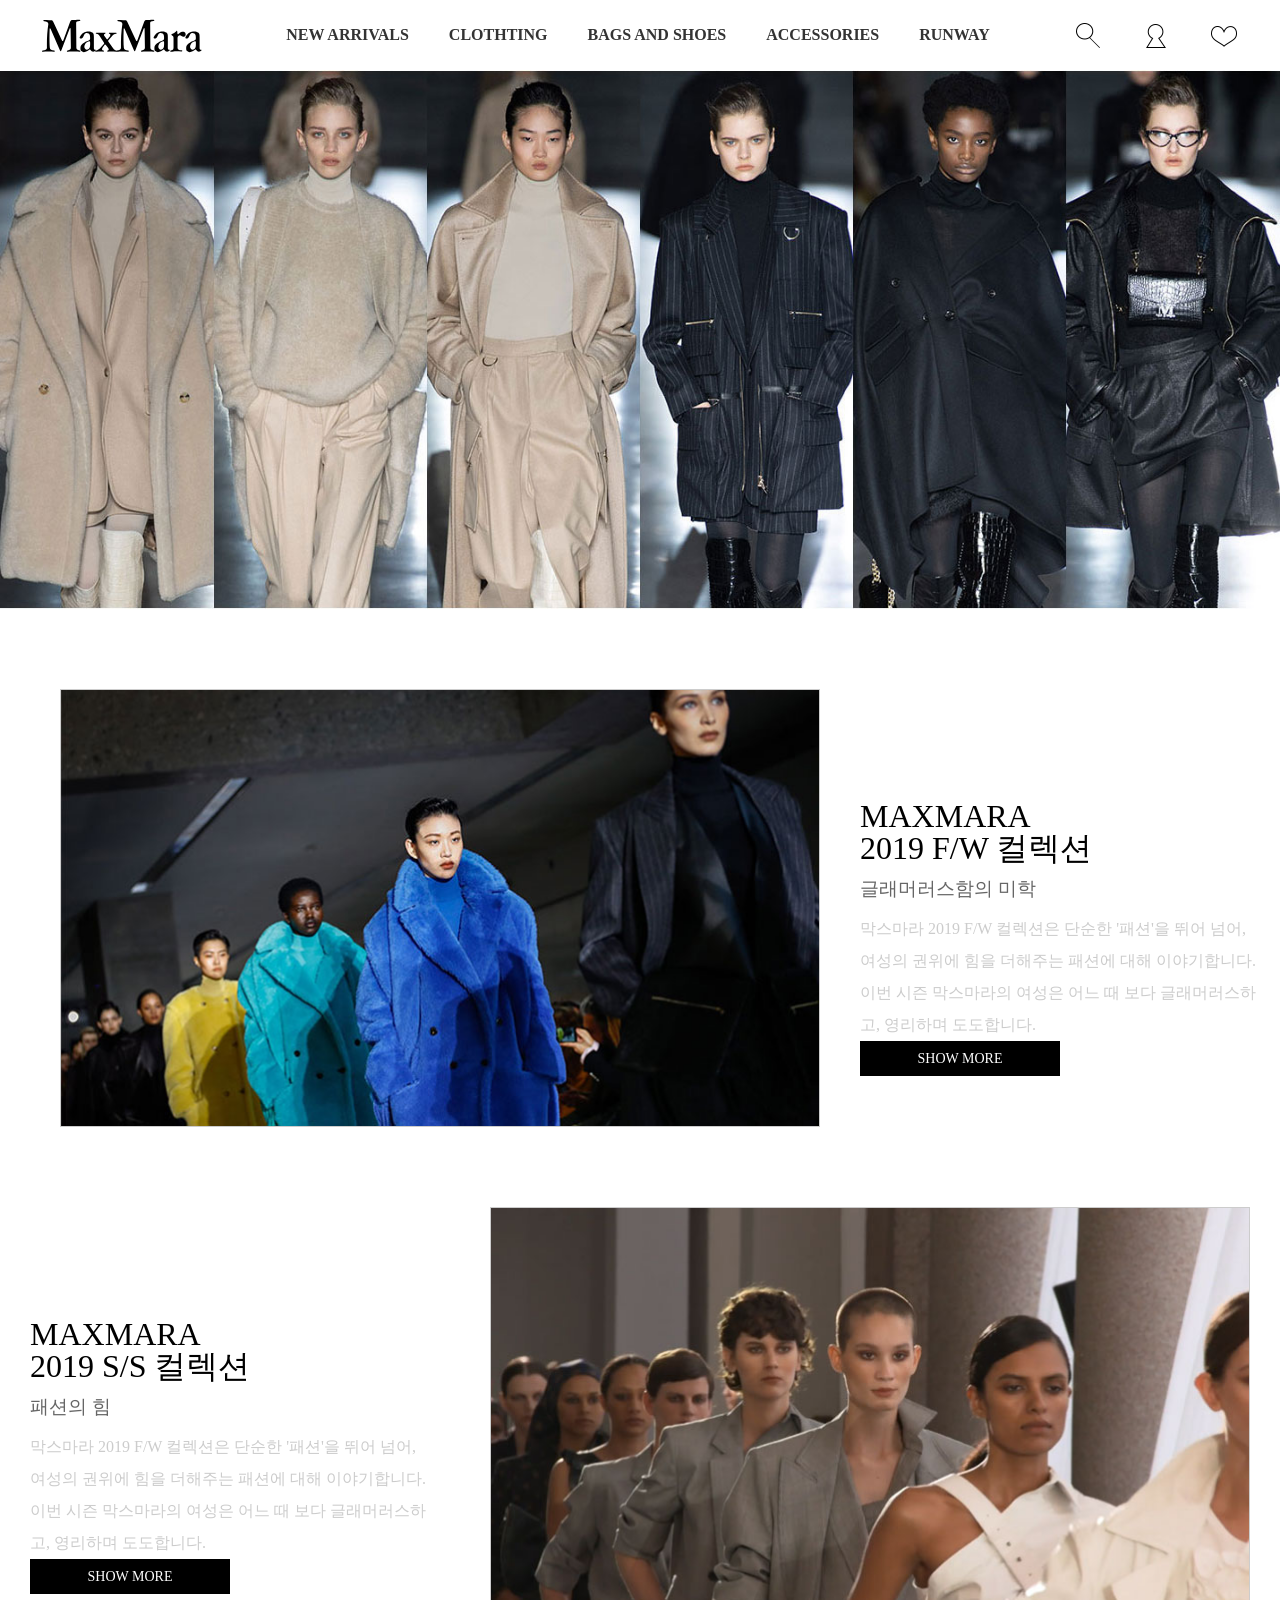
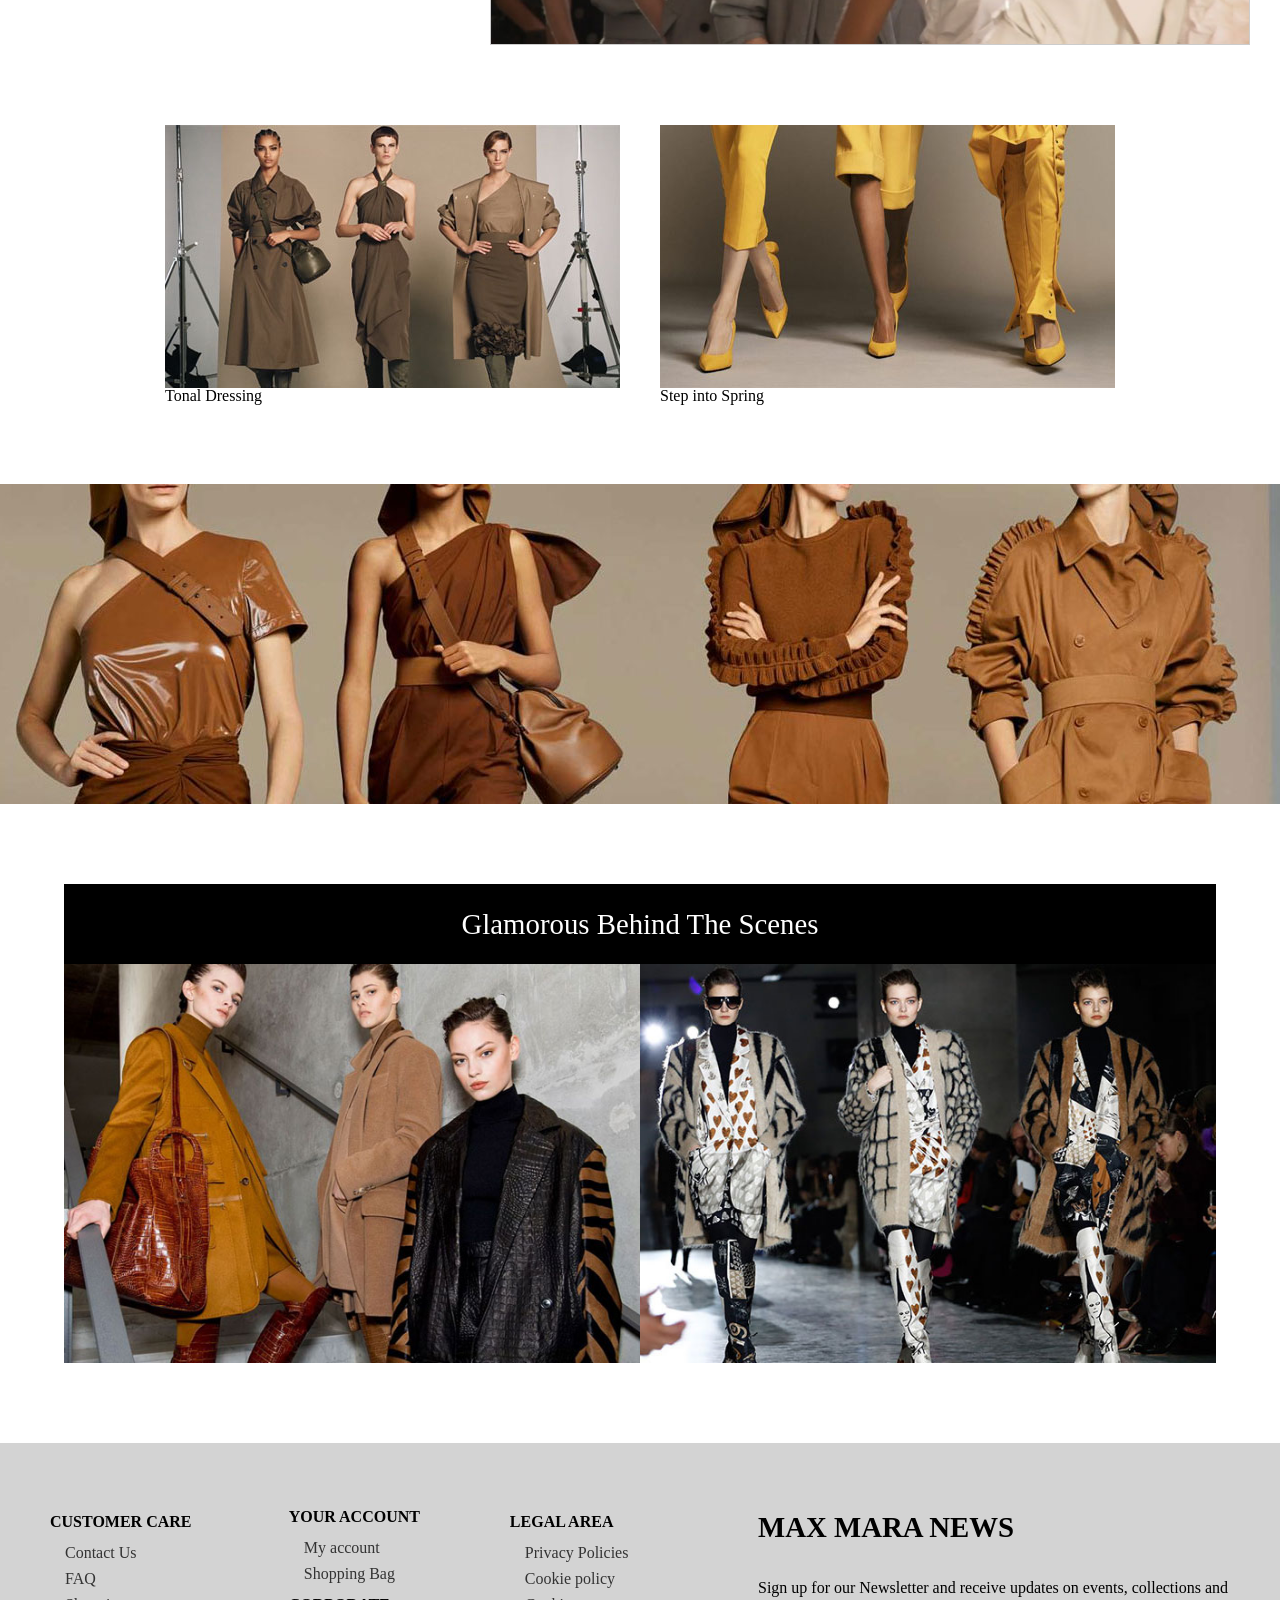
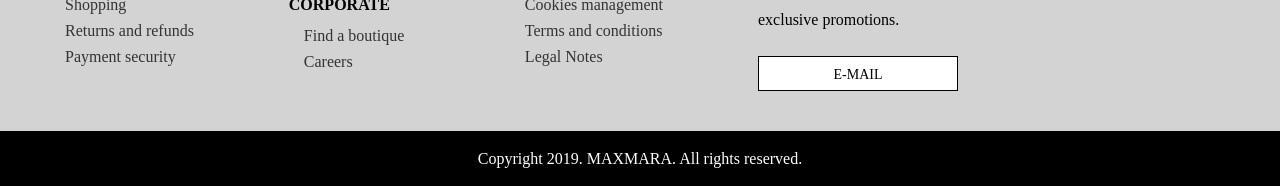
<file: 완성/10 막스마라/index.html>
<!DOCTYPE html>
<html lang="ko">
<head>
    <meta charset="UTF-8">
    <title>new</title>
    <base href="./" target="_blank" />
	<meta name="viewport" content="width=device-width, initial-scale=1"/>
    <link href="./css/style.css" rel="stylesheet" type="text/css" />
</head>
<body>
<div id="container">
<header class="header">
    <h1>
        <a href="#"><img src="./images/mm_logo.svg" alt="로고" /></a>
    </h1>
    <nav>
        <ul id="gnb">
            <li><a href="#">NEW ARRIVALS</a></li>
            <li><a href="#">CLOTHTING</a></li>
            <li><a href="#">BAGS AND SHOES</a></li>
            <li><a href="#">ACCESSORIES</a></li>
            <li><a href="#">RUNWAY</a></li>
        </ul>
    </nav>
    <nav>
        <ul id="util">
            <li><a href="#"><img src="./images/icon_sch.png" alt="찾기아이콘"/></a></li>
            <li><a href="#"><img src="./images/icon_my.png" alt="마이페이지아이콘"/></a></li>
            <li><a href="#"><img src="./images/icon_fav.png" alt="즐겨찾기아이콘"/></a></li>
        </ul>
    </nav>
</header>
<section id="visual_bnr">
    <h2>비주얼 배너 영역</h2>
    <img src="./images/visual_img01.jpg" alt="비주얼 배너 이미지"/>
</section>
<section id="collection">
<h2>컬렉션 영역</h2>
    <div class="img_box1">&nbsp;</div>
    <div class="text_box">
        <p>MAXMARA<br/> 2019 F/W 컬렉션 </p>
        <p>글래머러스함의 미학</p>
        <p>막스마라 2019 F/W 컬렉션은 단순한 '패션'을 뛰어 넘어, 여성의 권위에 힘을 더해주는 패션에 대해 이야기합니다. 이번 시즌 막스마라의 여성은 어느 때 보다 글래머러스하고, 영리하며 도도합니다.</p>
        <p class="black_btn">SHOW MORE</p>
    </div>
    <div class="text_box">
        <p>MAXMARA<br/> 2019 S/S 컬렉션 </p>
        <p>패션의 힘</p>
        <p>막스마라 2019 F/W 컬렉션은 단순한 '패션'을 뛰어 넘어, 여성의 권위에 힘을 더해주는 패션에 대해 이야기합니다. 이번 시즌 막스마라의 여성은 어느 때 보다 글래머러스하고, 영리하며 도도합니다.</p>
        <p class="black_btn">SHOW MORE</p>
    </div>
    <div class="img_box2">&nbsp;</div>
</section>
<section id="promotion_bnr">
<h2>배너 영역</h2>
    <div class="small_bnr">
        <figure>
            <img src="./images/img03.jpg" alt="Tonal Dressing" />
            <figcaption>Tonal Dressing</figcaption>
        </figure>
        <figure>
            <img src="./images/img04.jpg" alt="Step into Spring" />
            <figcaption>Step into Spring</figcaption>
        </figure>
    </div>
    <div class="large_bnr">&nbsp;</div>
</section>
<section id="scenes">
<h2>비하인드 신 영역</h2>
    <div class="scenes_wrap">
        <h3>Glamorous Behind The Scenes</h3>
        <ul class="behind">
            <li><a href="#"><img src="./images/img06.jpg" alt="비하인드신1"/></a></li>
            <li><a href="#"><img src="./images/img07.jpg" alt="비하인드신2"/></a></li>
        </ul>
    </div>
</section>
<footer class="footer">
    <ul class="f_info">
        <li class="info_title">CUSTOMER CARE</li>
        <li><a href="#">Contact Us</a></li>
        <li><a href="#">FAQ</a></li>
        <li><a href="#">Shopping</a></li>
        <li><a href="#">Returns and refunds</a></li>
        <li><a href="#">Payment security</a></li>
    </ul>
    <ul class="f_info">
        <li class="info_title">YOUR ACCOUNT</li>
        <li><a href="#">My account</a></li>
        <li><a href="#">Shopping Bag</a></li>
        <li class="info_title">CORPORATE</li>
        <li><a href="#">Find a boutique</a></li>
        <li><a href="#">Careers</a></li>
    </ul>
    <ul class="f_info">
        <li class="info_title">LEGAL AREA</li>
        <li><a href="#">Privacy Policies</a></li>
        <li><a href="#">Cookie policy</a></li>
        <li><a href="#">Cookies management</a></li>
        <li><a href="#">Terms and conditions</a></li>
        <li><a href="#">Legal Notes</a></li>
    </ul>
    <ul class="f_info">
        <li>Max Mara News</li>
        <li>Sign up for our Newsletter and receive updates on events, collections and exclusive promotions.</li>
        <li><p class="white_btn">E-MAIL</p></li>
    </ul>
</footer>
<div id="copyright">
    Copyright 2019. MAXMARA. All rights reserved.
</div>
</div>
</body>
</html>
</file>
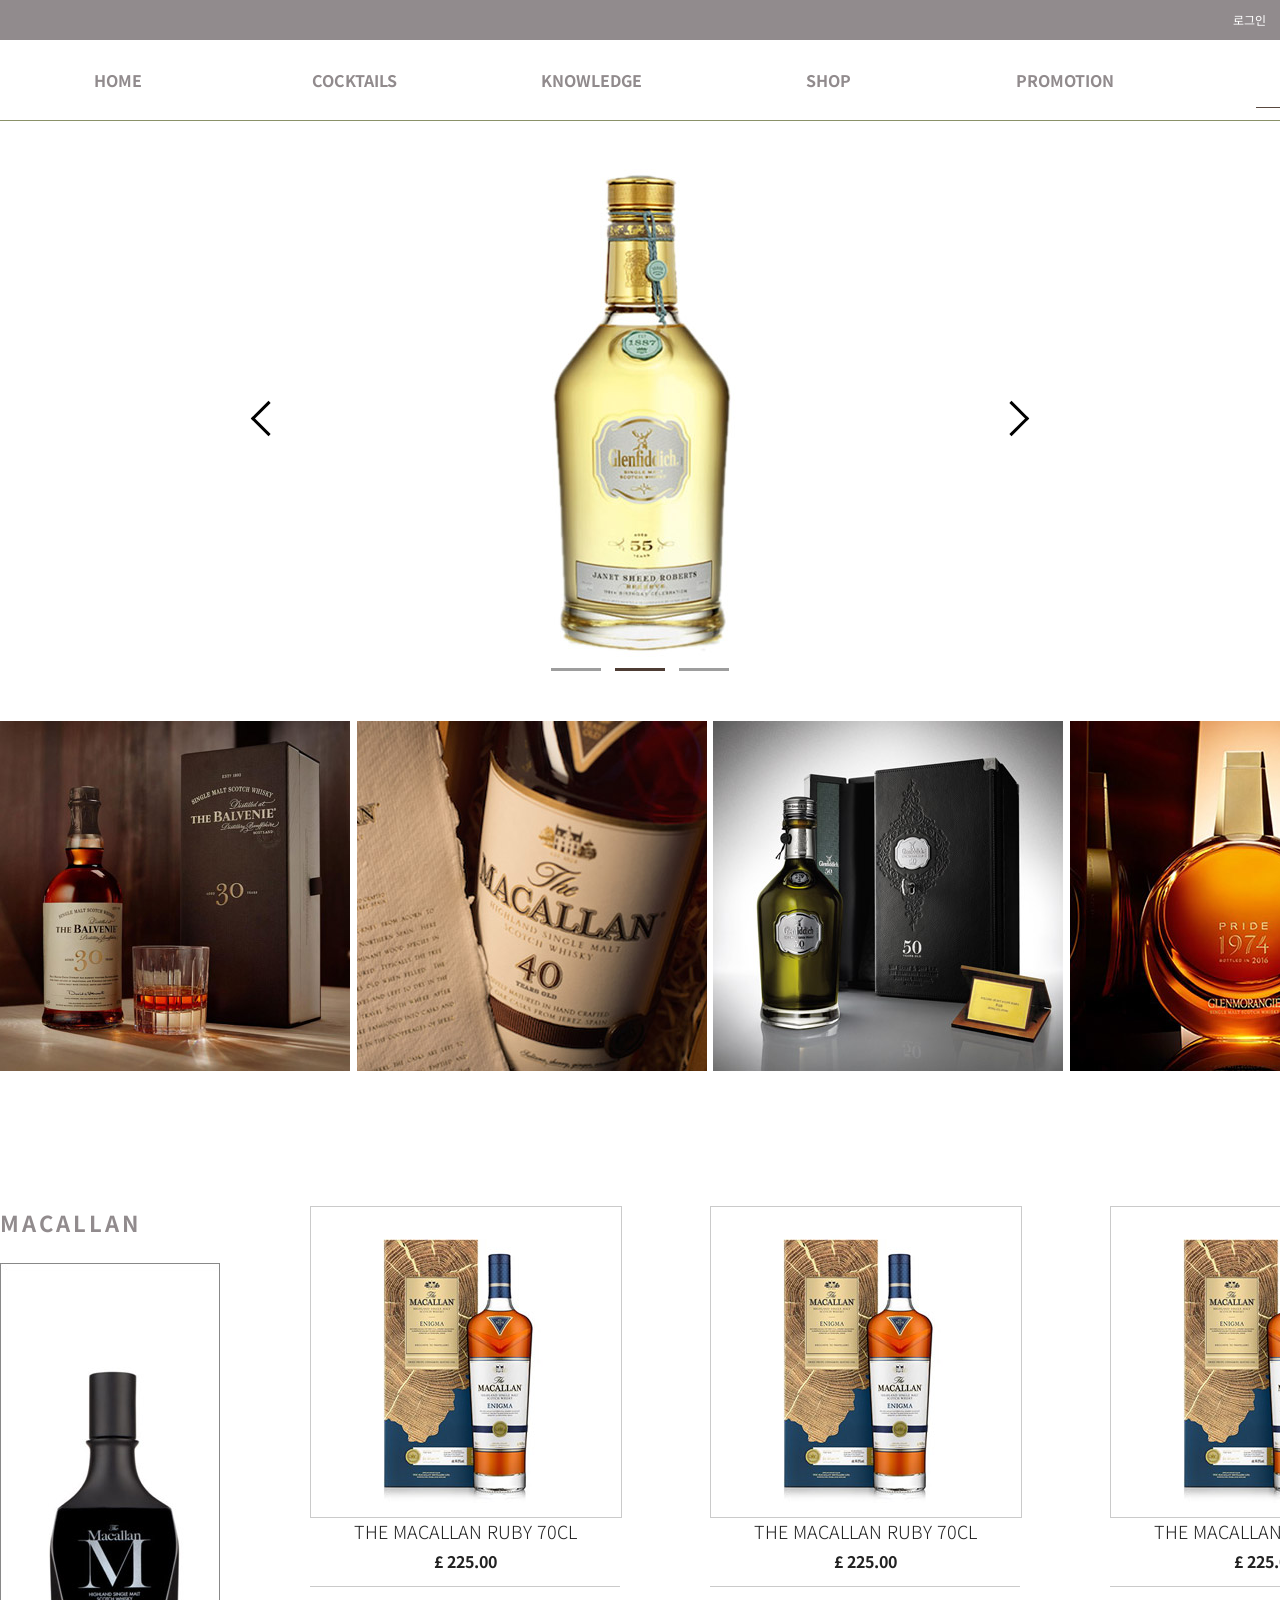
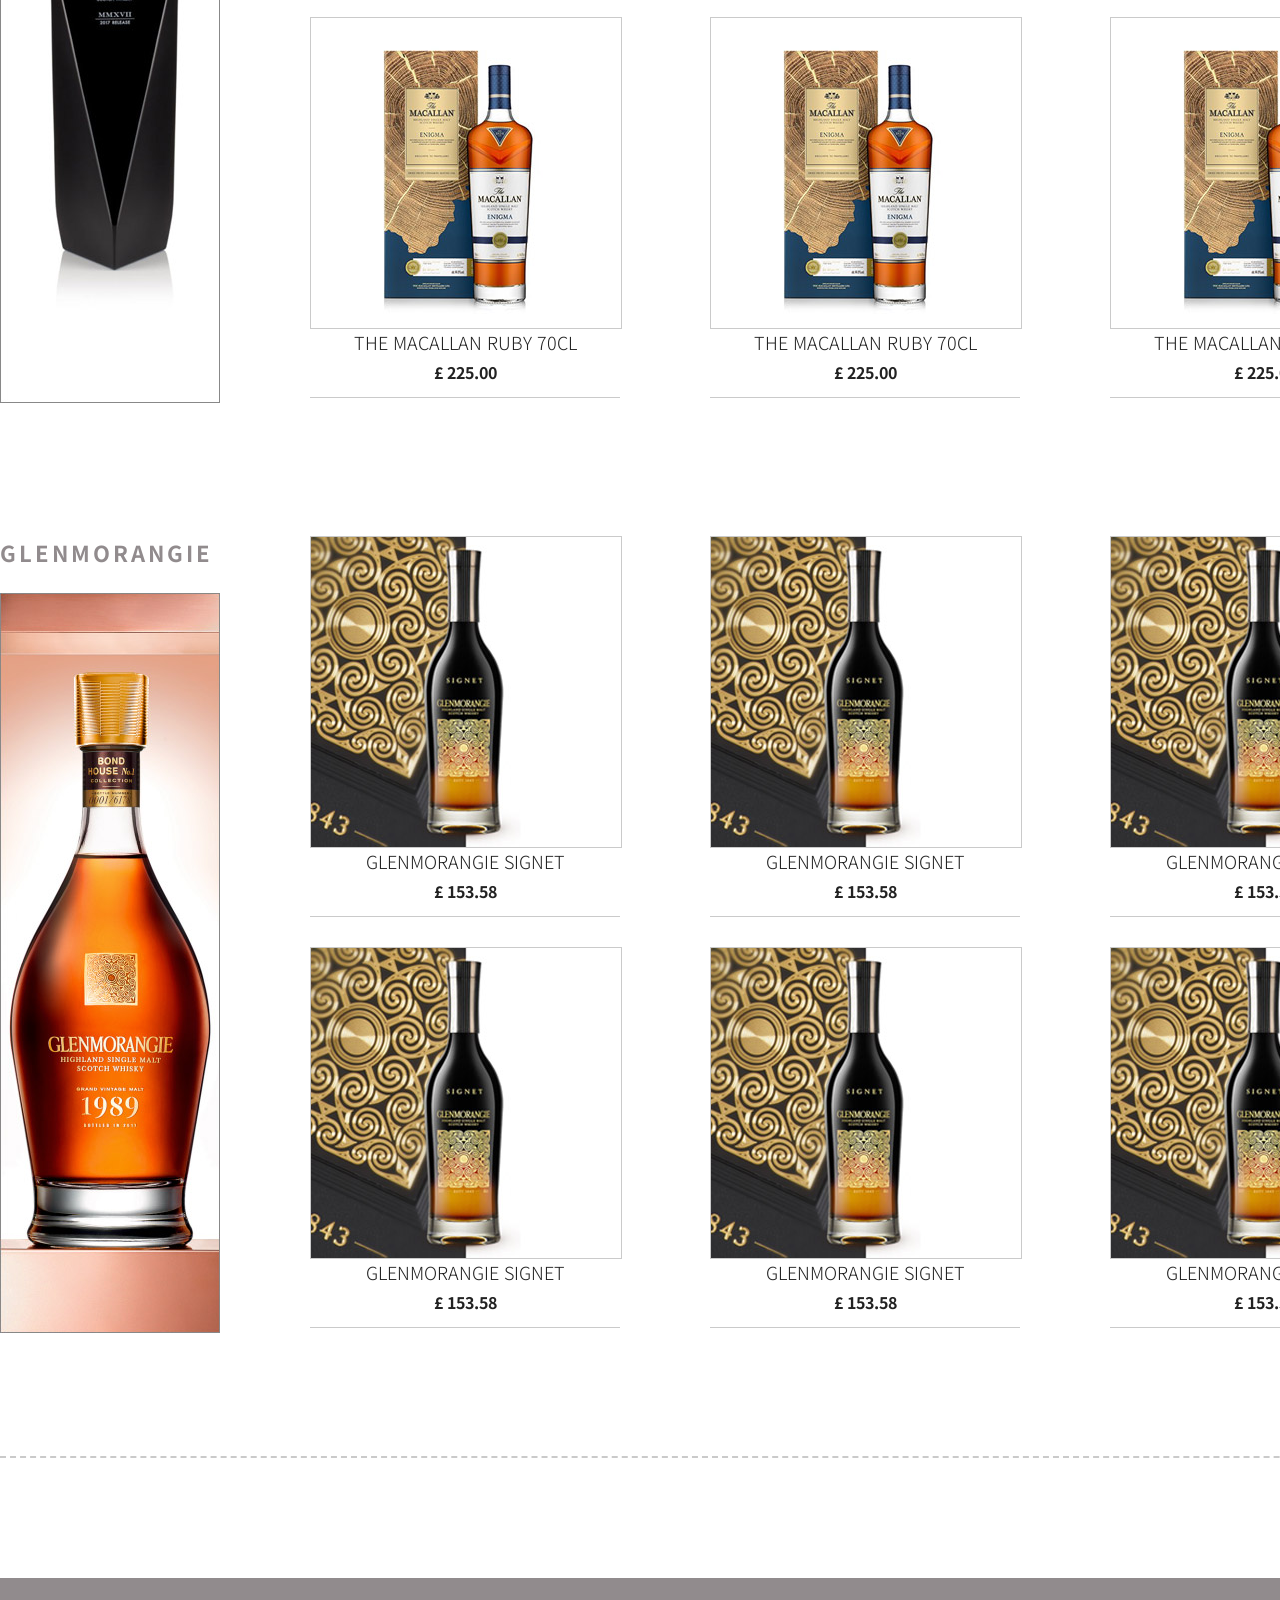
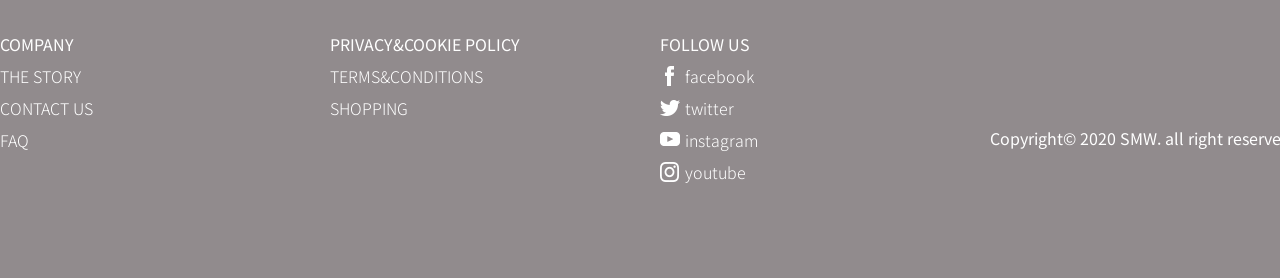
<file: 완성/16singlemalt/index.html>
<!DOCTYPE html>
<html lang="ko">
  <head>
    <meta name="description" content="" />
    <meta name="keywords" content="" />
    <meta name="author" content="" />
    <meta charset="utf-8" />
    <meta name="viewport" content="width=device-width, initial-scale=1" />
    <script
      src="https://code.jquery.com/jquery-3.6.0.js"
      integrity="sha256-H+K7U5CnXl1h5ywQfKtSj8PCmoN9aaq30gDh27Xc0jk="
      crossorigin="anonymous"
    ></script>
    <title>new</title>
    <link href="./css/index.css" rel="stylesheet" type="text/css" />
  </head>
  <body>
    <header>
      <div>
        <div id="serch_sec">
          <span id="serch_exit"></span>
          <input type="text" placeholder="검색어를 입력 하세요" />
          <i></i>
        </div>
        <h2>유틸영역</h2>
        <ul class="wrap">
          <li id="serch">
            <a href="#"><img src="./images/search.png" alt="serch" /></a>
          </li>
          <li><a href="#">회원가입</a></li>
          <li><a href="#">로그인</a></li>
        </ul>
      </div>
      <nav class="wrap">
        <h2>글로벌네비게이션</h2>
        <ul id="gnb">
          <li><a href="#">HOME</a></li>
          <li><a href="#">COCKTAILS</a></li>
          <li>
            <a href="#">KNOWLEDGE</a>
            <ul class="submenu">
              <li><a href="#">SINGLE MALT</a></li>
              <li><a href="#">HISTORY</a></li>
            </ul>
          </li>
          <li>
            <a href="#">SHOP</a>
            <ul class="submenu">
              <li><a href="#">WHISKY</a></li>
              <li><a href="#">GLASSES</a></li>
            </ul>
          </li>
          <li>
            <a href="#">PROMOTION</a>
            <ul class="submenu">
              <li><a href="#">EXPERT BLOG</a></li>
              <li><a href="#">MALT MASTER</a></li>
              <li><a href="#">RECENT NEWS</a></li>
            </ul>
          </li>
          <li>
            <a href="#"><img src="./images/logo.png" alt="logo" /> </a>
          </li>
        </ul>
      </nav>
    </header>
    <section id="bnr_con">
      <h2>VB영역</h2>
      <ul id="slideImg">
        <li>
          <a href="#"
            ><img class="topImg" src="./images/visual_bn01.jpg" alt="bnr"
          /></a>
        </li>
        <li>
          <a href="#"><img src="./images/visual_bn02.jpg" alt="bnr" /></a>
        </li>
        <li>
          <a href="#"><img src="./images/visual_bn03.jpg" alt="bnr" /></a>
        </li>
      </ul>
      <div id="carousel">
        <a href="#;" data-i="0"><i></i></a>
        <a href="#;" data-i="1"><i></i></a>
        <a href="#;" data-i="2"><i></i></a>
      </div>
      <div class="btnWrap">
        <button></button>
        <button></button>
      </div>
    </section>
    <section class="pd_sec wrap">
      <h2>프리미엄상품영역</h2>
      <ul>
        <li>
          <a href="#">
            <figure>
              <img src="./images/premium_bn01.jpg" alt="pd1" />
              <figcaption>
                <dl>
                  <dt>Glenfiddich 50Y 70CL</dt>
                  <dd>£ 24,000.00</dd>
                </dl>
              </figcaption>
            </figure>
          </a>
        </li>
        <li>
          <a href="#">
            <figure>
              <img src="./images/premium_bn02.jpg" alt="pd2" />
              <figcaption>
                <dl>
                  <dt>Glenfiddich 50Y 70CL</dt>
                  <dd>£ 24,000.00</dd>
                </dl>
              </figcaption>
            </figure>
          </a>
        </li>
        <li>
          <a href="#">
            <figure>
              <img src="./images/premium_bn03.jpg" alt="pd3" />
              <figcaption>
                <dl>
                  <dt>Glenfiddich 50Y 70CL</dt>
                  <dd>£ 24,000.00</dd>
                </dl>
              </figcaption>
            </figure>
          </a>
        </li>
        <li>
          <a href="#">
            <figure>
              <img src="./images/premium_bn04.jpg" alt="pd4" />
              <figcaption>
                <dl>
                  <dt>Glenfiddich 50Y 70CL</dt>
                  <dd>£ 24,000.00</dd>
                </dl>
              </figcaption>
            </figure>
          </a>
        </li>
      </ul>
    </section>
    <section class="list_sec wrap">
      <h2>macallan리스트</h2>
      <ul>
        <li>
          <a href="#">
            <figure>
              <figcaption>MACALLAN</figcaption>
              <img src="./images/macallan.jpg" alt="macallan" />
            </figure>
          </a>
        </li>
        <li>
          <a href="#">
            <figure>
              <img src="./images/product_01.jpg" alt="macallan_enigma" />
              <figcaption>
                <dl>
                  <dt>THE MACALLAN RUBY 70CL</dt>
                  <dd>£ 225.00</dd>
                </dl>
              </figcaption>
            </figure>
          </a>
        </li>
        <li>
          <a href="#">
            <figure>
              <img src="./images/product_01.jpg" alt="macallan_enigma" />
              <figcaption>
                <dl>
                  <dt>THE MACALLAN RUBY 70CL</dt>
                  <dd>£ 225.00</dd>
                </dl>
              </figcaption>
            </figure>
          </a>
        </li>
        <li>
          <a href="#">
            <figure>
              <img src="./images/product_01.jpg" alt="macallan_enigma" />
              <figcaption>
                <dl>
                  <dt>THE MACALLAN RUBY 70CL</dt>
                  <dd>£ 225.00</dd>
                </dl>
              </figcaption>
            </figure>
          </a>
        </li>
        <li>
          <a href="#">
            <figure>
              <img src="./images/product_01.jpg" alt="macallan_enigma" />
              <figcaption>
                <dl>
                  <dt>THE MACALLAN RUBY 70CL</dt>
                  <dd>£ 225.00</dd>
                </dl>
              </figcaption>
            </figure>
          </a>
        </li>
        <li>
          <a href="#">
            <figure>
              <img src="./images/product_01.jpg" alt="macallan_enigma" />
              <figcaption>
                <dl>
                  <dt>THE MACALLAN RUBY 70CL</dt>
                  <dd>£ 225.00</dd>
                </dl>
              </figcaption>
            </figure>
          </a>
        </li>
        <li>
          <a href="#">
            <figure>
              <img src="./images/product_01.jpg" alt="macallan_enigma" />
              <figcaption>
                <dl>
                  <dt>THE MACALLAN RUBY 70CL</dt>
                  <dd>£ 225.00</dd>
                </dl>
              </figcaption>
            </figure>
          </a>
        </li>
      </ul>
      <ul>
        <li>
          <a href="#">
            <figure>
              <figcaption>GLENMORANGIE</figcaption>
              <img src="./images/glenmorangie.jpg" alt="glenmorangie" />
            </figure>
          </a>
        </li>
        <li>
          <a href="#">
            <figure>
              <img src="./images/product_02.jpg" alt="GLENMORANGIE SIGNET" />
              <figcaption>
                <dl>
                  <dt>GLENMORANGIE SIGNET</dt>
                  <dd>£ 153.58</dd>
                </dl>
              </figcaption>
            </figure>
          </a>
        </li>
        <li>
          <a href="#">
            <figure>
              <img src="./images/product_02.jpg" alt="GLENMORANGIE SIGNET" />
              <figcaption>
                <dl>
                  <dt>GLENMORANGIE SIGNET</dt>
                  <dd>£ 153.58</dd>
                </dl>
              </figcaption>
            </figure>
          </a>
        </li>
        <li>
          <a href="#">
            <figure>
              <img src="./images/product_02.jpg" alt="GLENMORANGIE SIGNET" />
              <figcaption>
                <dl>
                  <dt>GLENMORANGIE SIGNET</dt>
                  <dd>£ 153.58</dd>
                </dl>
              </figcaption>
            </figure>
          </a>
        </li>
        <li>
          <a href="#">
            <figure>
              <img src="./images/product_02.jpg" alt="GLENMORANGIE SIGNET" />
              <figcaption>
                <dl>
                  <dt>GLENMORANGIE SIGNET</dt>
                  <dd>£ 153.58</dd>
                </dl>
              </figcaption>
            </figure>
          </a>
        </li>
        <li>
          <a href="#">
            <figure>
              <img src="./images/product_02.jpg" alt="GLENMORANGIE SIGNET" />
              <figcaption>
                <dl>
                  <dt>GLENMORANGIE SIGNET</dt>
                  <dd>£ 153.58</dd>
                </dl>
              </figcaption>
            </figure>
          </a>
        </li>
        <li>
          <a href="#">
            <figure>
              <img src="./images/product_02.jpg" alt="GLENMORANGIE SIGNET" />
              <figcaption>
                <dl>
                  <dt>GLENMORANGIE SIGNET</dt>
                  <dd>£ 153.58</dd>
                </dl>
              </figcaption>
            </figure>
          </a>
        </li>
      </ul>
    </section>
    <footer>
      <div class="wrap">
        <ul>
          <li>COMPANY</li>
          <li><a href="#">THE STORY</a></li>
          <li><a href="#">CONTACT US</a></li>
          <li><a href="#">FAQ</a></li>
        </ul>
        <ul>
          <li>PRIVACY&COOKIE POLICY</li>
          <li><a href="#">TERMS&CONDITIONS</a></li>
          <li><a href="#">SHOPPING</a></li>
        </ul>
        <ul class="sns_link">
          <li>FOLLOW US</li>
          <li><a href="#">facebook</a></li>
          <li><a href="#">twitter</a></li>
          <li><a href="#">instagram</a></li>
          <li><a href="#">youtube</a></li>
        </ul>
        <p>Copyright&copy; 2020 SMW. all right reserved.</p>
      </div>
    </footer>
    <script>
      var n = 0;
      $("#carousel a").eq(n).children("i").css("background", "#4d3c34");
      $(".btnWrap")
        .children("button:first-child")
        .click(function () {
          n--;
          if (n > -1) {
            slideView(n);
          } else {
            n = 2;
            slideView(n);
          }
        });
      $("#carousel a").eq(n).children("i").css("background", "#4d3c34");
      $(".btnWrap")
        .children("button:last-child")
        .click(function () {
          n++;
          if (n < 3) {
            slideView(n);
          } else {
            n = 0;
            slideView(n);
          }
        });

      function count() {
        n++;
        if (n < 3) {
          slideView(n);
        } else {
          n = 0;
          slideView(n);
        }
      }
      var time = 3000;
      var slideStart = setInterval("count()", time);

      function slideView(n) {
        $("#carousel a").children("i").css("background", "#9d9d9d");

        $("#carousel a").eq(n).children("i").css("background", "#4d3c34");

        $("#slideImg img").animate({ opacity: "0" }, time - 2000);
        $("#slideImg img")
          .eq(n)
          .stop()
          .addClass("topImg")
          .css("opacity", 0)
          .animate({ opacity: "1" }, time - 2000);
      }
      $("#bnr_con").hover(
        function () {
          clearInterval(slideStart);
        },
        function () {
          slideStart = setInterval("count()", time);
        }
      );

      $("#carousel a").click(function () {
        n = $(this).attr("data-i");
        slideView(n);
      });

      $(document).ready(function () {
        $("#serch").click(function () {
          $("#serch_sec").slideDown();
        }),
          $("#serch_exit").click(function () {
            $("#serch_sec").slideUp();
          });
      });
    </script>
  </body>
</html>
</file>
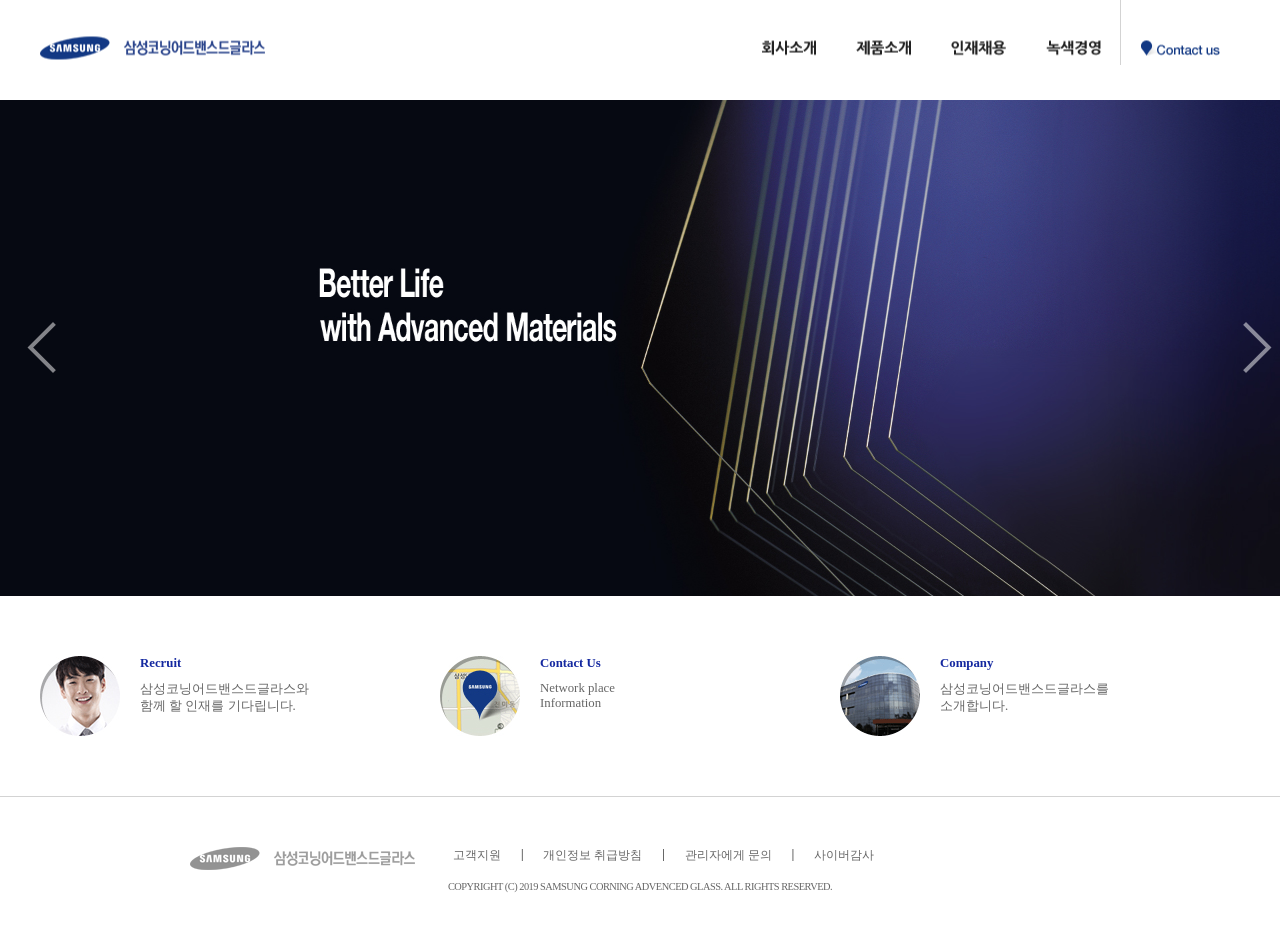
<file: 완성/19 삼성코닝/index.html>
<!DOCTYPE HTML>
<html lang="ko">
<head>
	<meta charset="utf-8" />
	<title>NEW</title>
	<link href="./css/index.css" rel="stylesheet" type="text/css"/>
</head>
<body>
<header class="clear">
	<h1 id="logo">
		<a href="#"><img src="images/logo.png" alt="logo"></a>
	</h1>
	<div>
	<ul class="clear">
		<li><a href="#"><img src="images/menu01.png" alt="menu1"></a></li>
		<li><a href="#"><img src="images/menu02.png" alt="menu2"></a></li>
		<li><a href="#"><img src="images/menu03.png" alt="menu3"></a></li>
		<li><a href="#"><img src="images/menu04.png" alt="menu4"></a></li>
	</ul>
	<span id="contact">
		<a href="#"><img src="images/contact-us.png" alt="us"></a>
	</span>
	</div>
	<span id="border"></span>
</header>

<div id="main_wrap" class="clear">
	<section id="main_img">
	<a href="#"><img src="images/main_img.jpg" alt="VB"></a>
	<div id="vb_mov">
		<a href="#" id="vb_pre">이전</a>
		<a href="#" id="vb_next">다음</a>
	</div>
	</section>
	<section id="con_wrap" class="clear">
			<ul class="clear">
				<li>
					<a href="#">
						<dl>
							<dt>Recruit</dt>
							<dd>삼성코닝어드밴스드글라스와</dd>
							<dd>함께 할 인재를 기다립니다.</dd>
						</dl>
					</a>
				</li>
				<li>
					<a href="#">
						<dl>
							<dt>Contact Us</dt>
							<dd>Network place</dd>
							<dd>Information</dd>
						</dl>
					</a>
				</li>
				<li>
					<a href="#">
						<dl>
							<dt>Company</dt>
							<dd>삼성코닝어드밴스드글라스를</dd>
							<dd>소개합니다.</dd>
						</dl>
					</a>
				</li>
			</ul>
	</section>
</div>

<footer>
<h2 id="foot_logo"><a href="#"><img src="images/foot-logo.png" alt="foot-logo"></a></h2>
<div>
	<ul class="clear">
		<li><a href="#">고객지원</a></li>
		<li>|</li>
		<li><a href="#">개인정보 취급방침</a></li>
		<li>|</li>
		<li><a href="#">관리자에게 문의</a></li>
		<li>|</li>
		<li><a href="#">사이버감사</a></li>
	</ul>
</div>
<p>COPYRIGHT (C) 2019 SAMSUNG CORNING ADVENCED GLASS. ALL RIGHTS RESERVED.</p>

</footer>
</body>
</html>
</file>
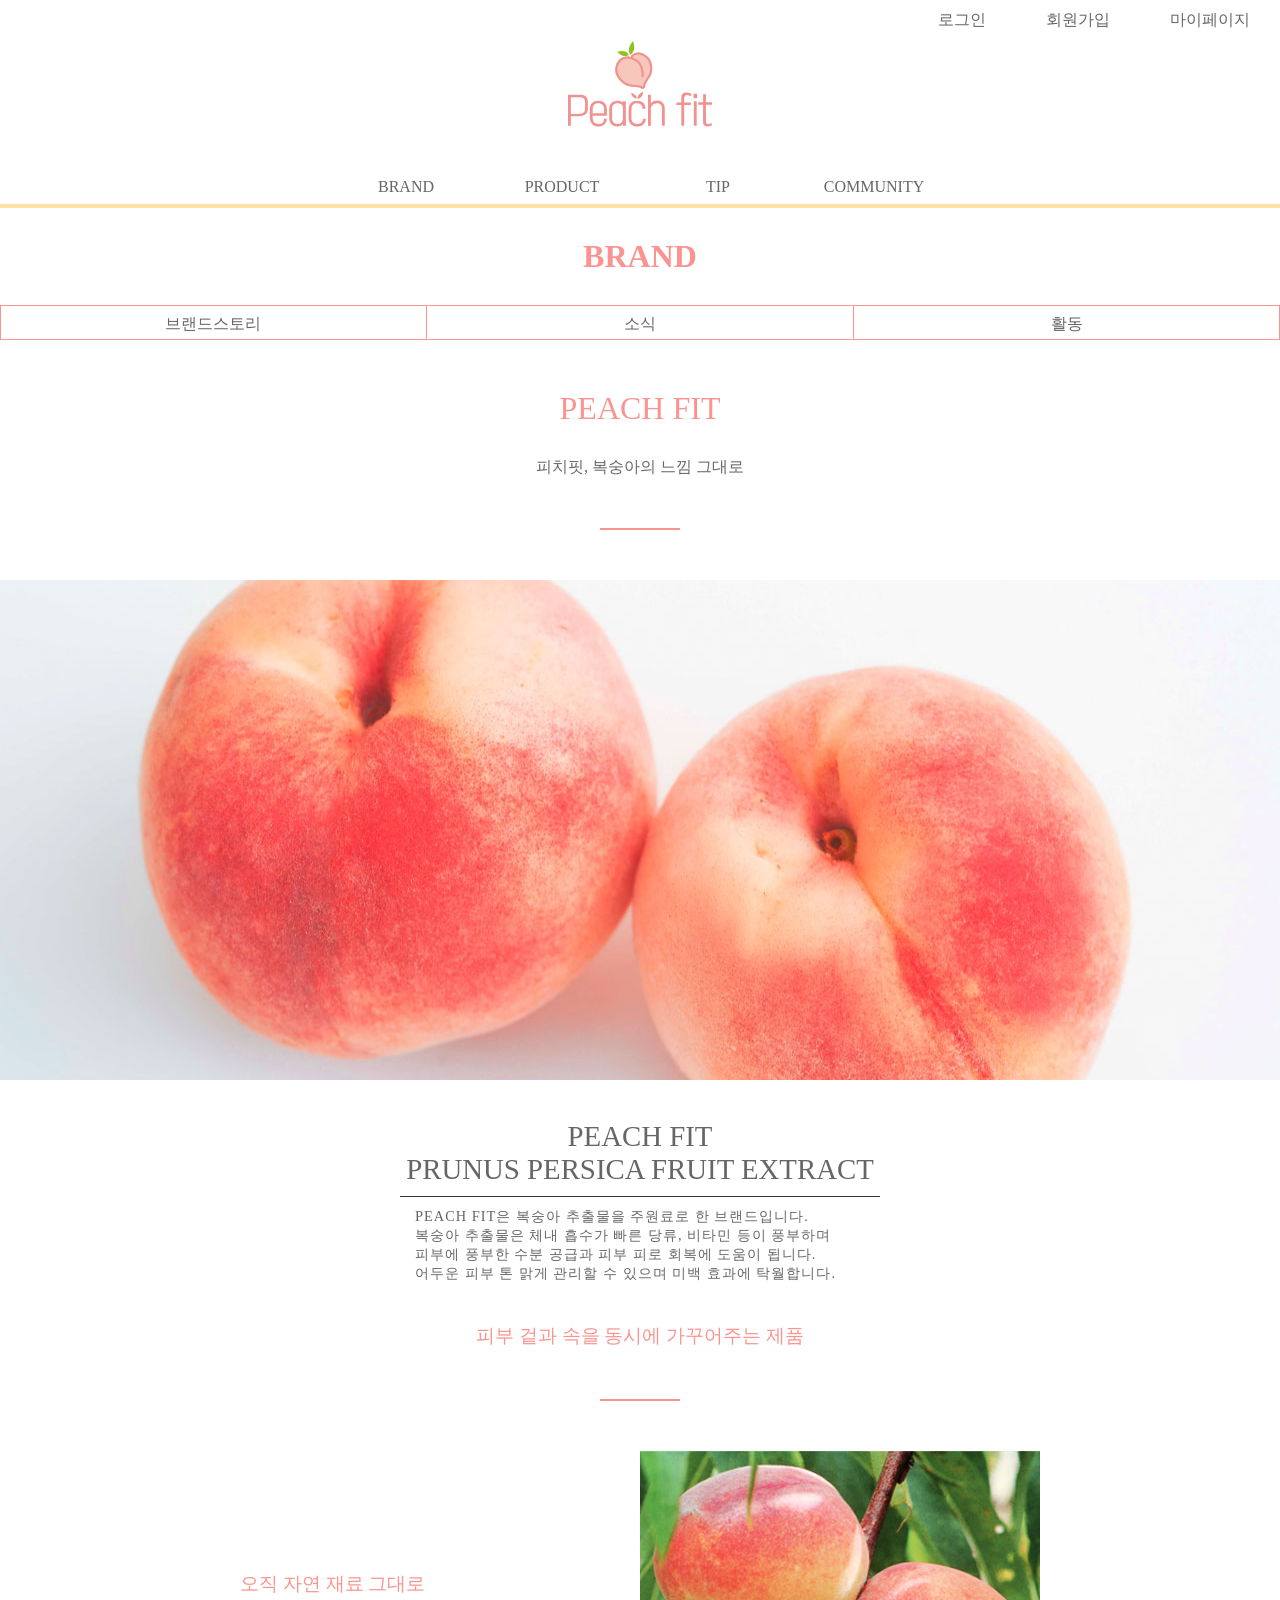
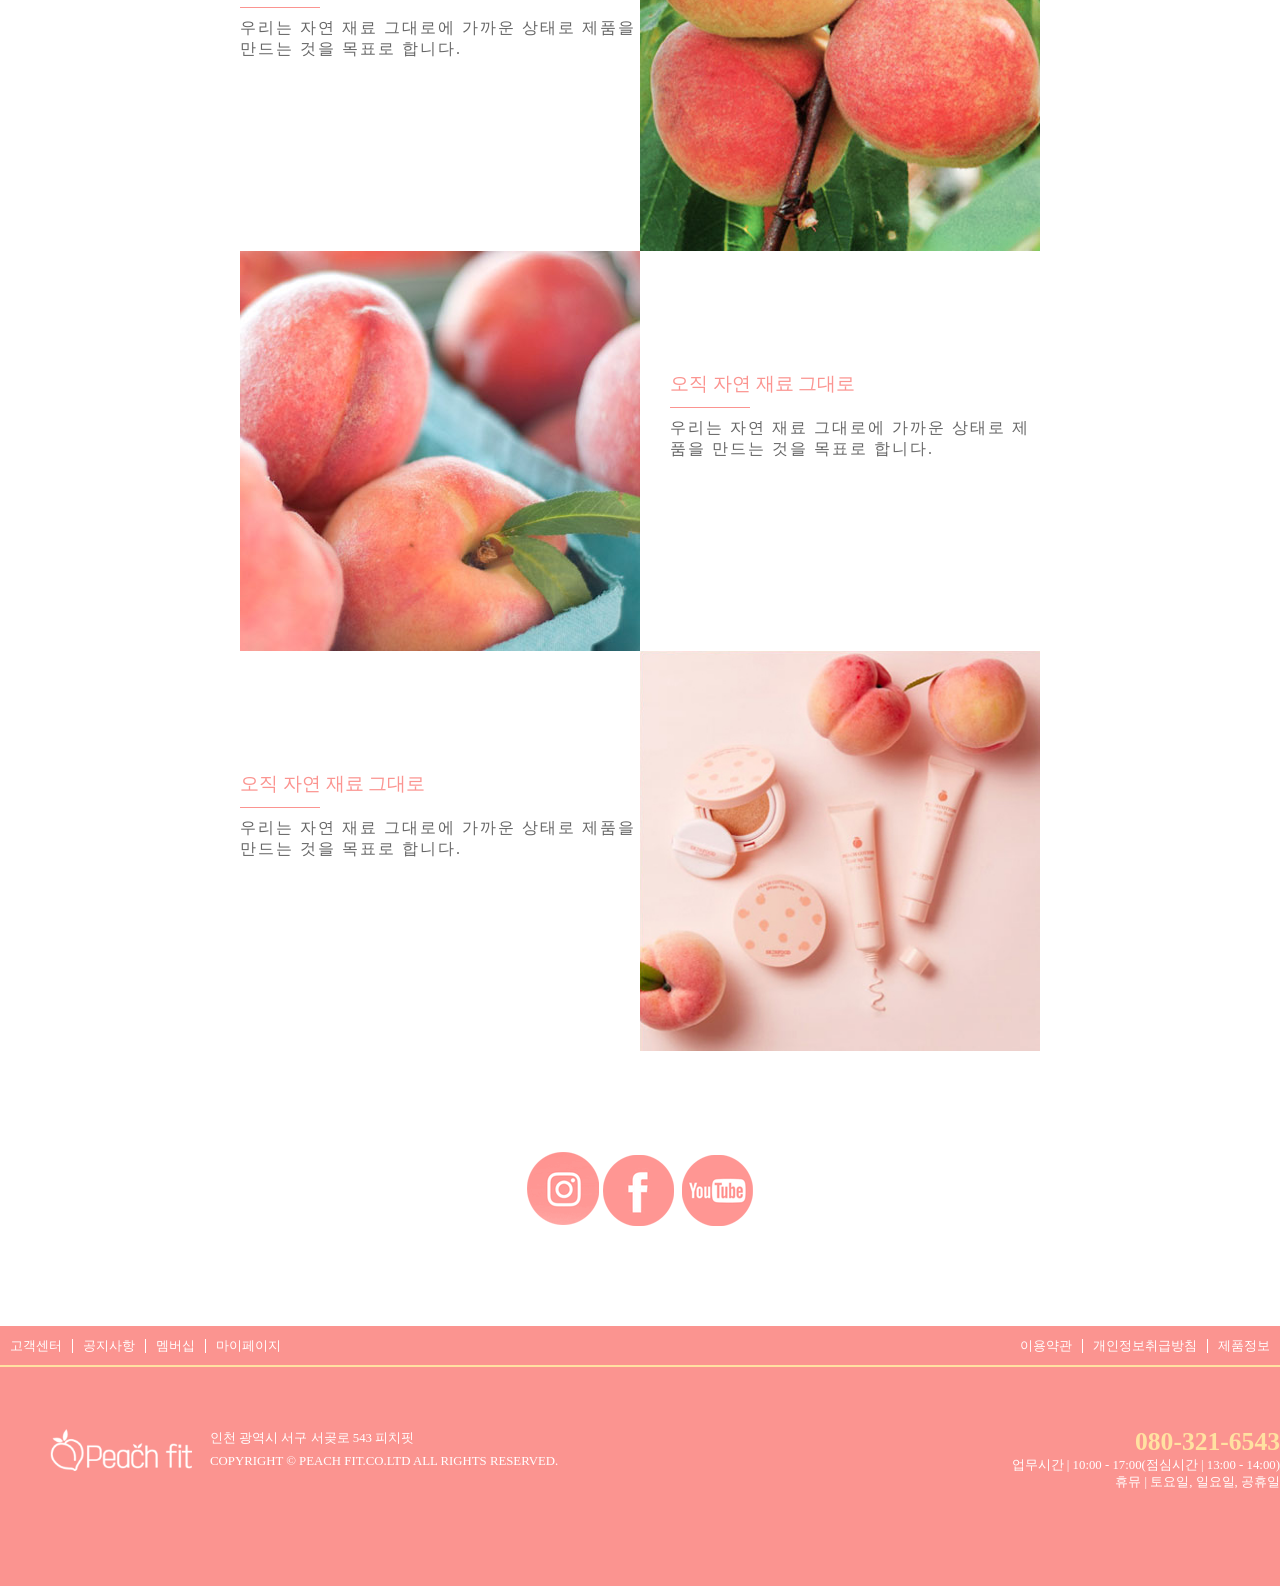
<file: 완성/20 피치핏 서브페이지/index.html>
<!DOCTYPE HTML>
<html lang="ko">
<head>
	<meta charset="utf-8" />
	<title>NEW</title>
	<link href="./style.css" rel="stylesheet" type="text/css"/>
</head>
<body>
<header>
	<div class="utile_wrap clear">
		<ul class="utile">
			<li><a href="#">로그인</a></li>
			<li><a href="#">회원가입</a></li>
			<li><a href="#">마이페이지</a></li>
		</ul>
	</div>
		<h1 class="logo">
			<a href="#">
				<img src="images/logo.svg" alt="logo">
			</a>
		</h1>
	<nav>
		<ul class='gnb clear'>
			<li><a href="#">BRAND</a></li>
			<li><a href="#">PRODUCT</a></li>
			<li><a href="#">TIP</a></li>
			<li><a href="#">COMMUNITY</a></li>
		</ul>
	</nav>
</header>
<div class='wrap'>
	<section class='content'>
	<h2>BRAND</h2>
	<nav>
		<ul class='lnb clear'>
			<li><a href="#">브랜드스토리</a></li>
			<li><a href="#">소식</a></li>
			<li><a href="#">활동</a></li>
		</ul>
	</nav>
	<h3>PEACH FIT</h3>
	<p>피치핏, 복숭아의 느낌 그대로</p>
	<hr class='line_mid'>
	<article class='bg_img'></article>
	<h4>
		<dl>
			<dt>PEACH FIT</dt>
			<dd>PRUNUS PERSICA FRUIT EXTRACT</dd>
		</dl>
	</h4>
	<hr class='line_large'>
	<p class='desc'>PEACH FIT은 복숭아 추출물을 주원료로 한 브랜드입니다.</p>
	<p class='desc'>복숭아 추출물은 체내 흡수가 빠른 당류, 비타민 등이 풍부하며</p>
	<p class='desc'>피부에 풍부한 수분 공급과 피부 피로 회복에 도움이 됩니다.</p>
	<p class='desc'>어두운 피부 톤 맑게 관리할 수 있으며 미백 효과에 탁월합니다.</p>
	
	<h5>피부 겉과 속을 동시에 가꾸어주는 제품</h5>
	<hr class='line_mid'>
	<ul class='photo_list clear'>
		<li>
			<a href="#">
				<h6>오직 자연 재료 그대로</h6>
				<p class='line_small'></p>
				<p>우리는 자연 재료 그대로에 가까운 상태로 제품을 만드는 것을 목표로 합니다.</p>
			</a>
		</li>
		<li>
			<a href="#"></a>
		</li>
		<li>
			<a href="#"></a>
		</li>
		<li>
			<a href="#">
				<h6>오직 자연 재료 그대로</h6>
				<p class='line_small'></p>
				<p>우리는 자연 재료 그대로에 가까운 상태로 제품을 만드는 것을 목표로 합니다.</p></a>
		</li>
		<li>
			<a href="#">
				<h6>오직 자연 재료 그대로</h6>
				<p class='line_small'></p>
				<p>우리는 자연 재료 그대로에 가까운 상태로 제품을 만드는 것을 목표로 합니다.</p></a>
		</li>
		<li>
			<a href="#"></a>
		</li>
	</ul>
	<figure class='sns_icon'>
	<img src='images/icon01.png' alt='icon1'>
	<img src='images/icon02.png' alt='icon2'>
	<img src='images/icon03.png' alt='icon3'>
	</figure>
	</section>
</div>
<footer>
	<div class='wrap'>
	<section class='footer_top clear'>
		<ul>
			<li><a href="#">고객센터</a></li>
			<li><a href="#">공지사항</a></li>
			<li><a href="#">멤버십</a></li>
			<li><a href="#">마이페이지</a></li>
		</ul>
		<ul>
			<li><a href="#">이용약관</a></li>
			<li><a href="#">개인정보취급방침</a></li>
			<li><a href="#">제품정보</a></li>
		</ul>
	</section>
	<hr class='footer_line'>
	<section class='footer_bottom clear'>
	<div>
		<p>인천 광역시 서구 서곶로 543 피치핏</p>
		<p>COPYRIGHT &copy; PEACH FIT.CO.LTD ALL RIGHTS RESERVED.</p></p>
	</div>
	
	
	<div>
		<p>080-321-6543</p>
		<p>업무시간 | 10:00 - 17:00(점심시간 | 13:00 - 14:00)</p>
		<p>휴뮤 | 토요일, 일요일, 공휴일</p>
	
	</div>

	</div>
</footer>

</body>
</html>
</file>
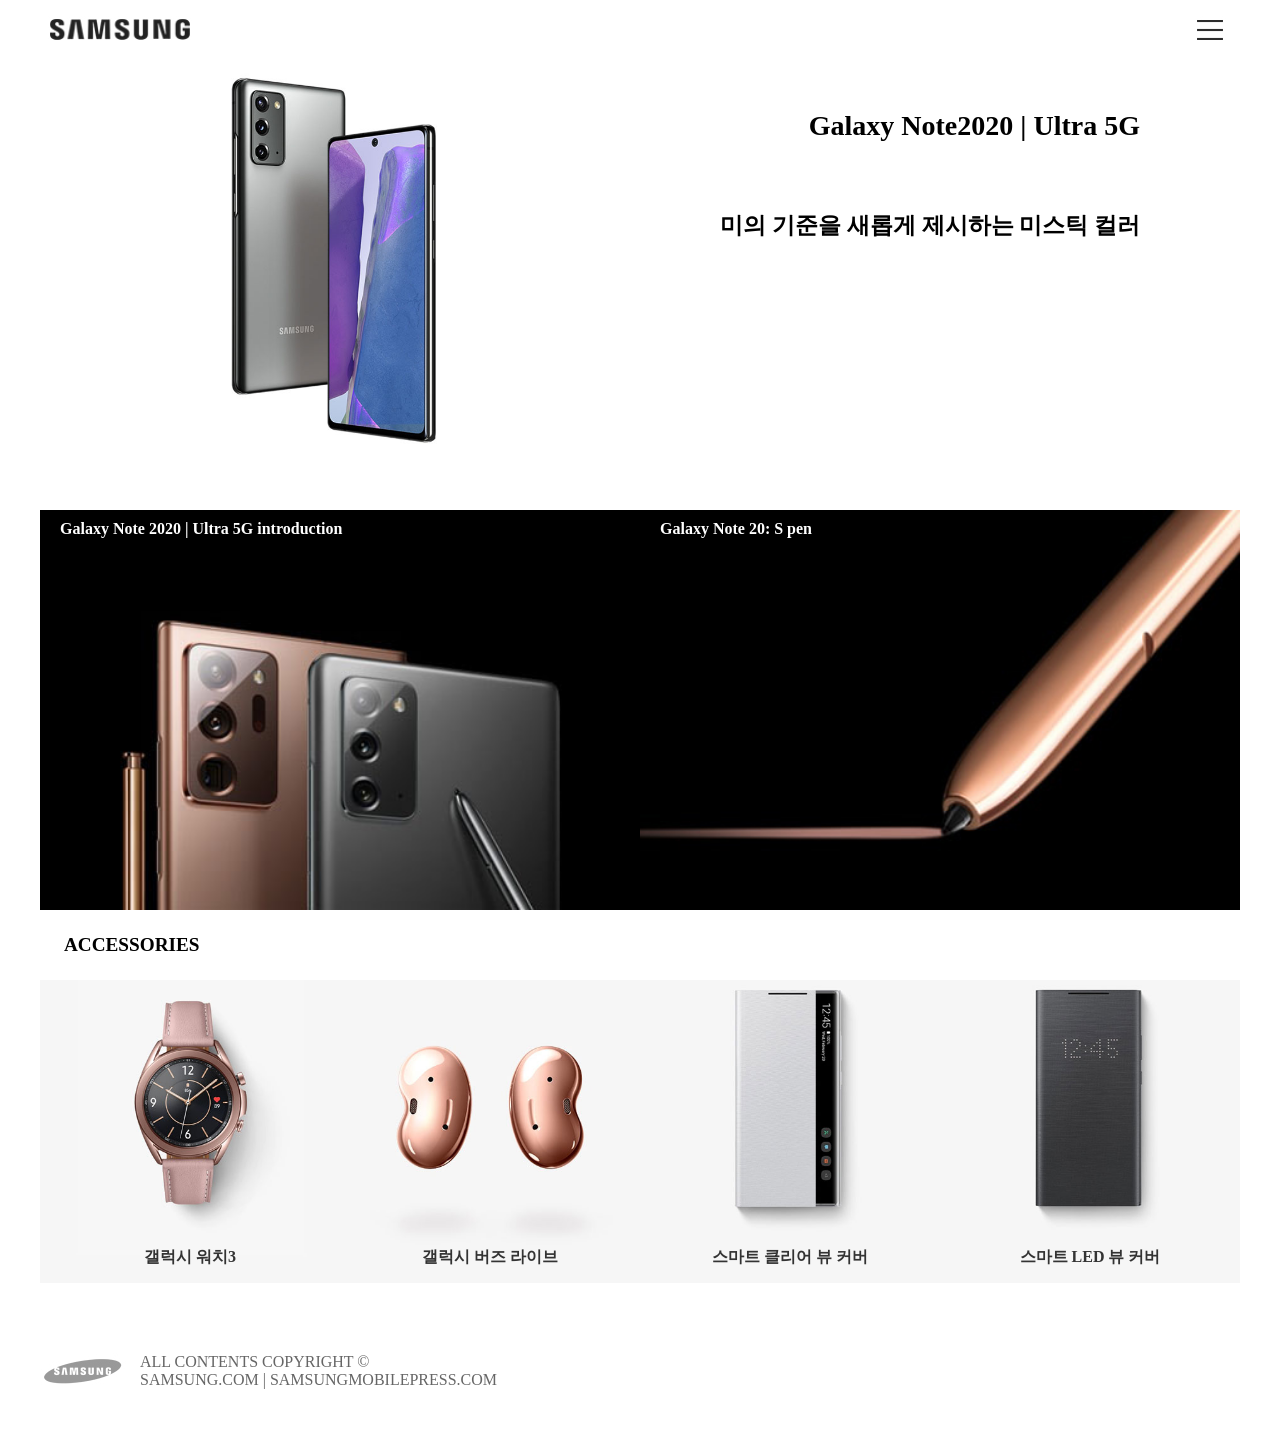
<file: 완성/21 갤럭시노트20 (반응형)/index.html>
<!DOCTYPE html>
<html lang="ko">
<head>
	<meta charset="utf-8">
	<meta name="description" content=""/>
	<meta name="keywords" content="" />
	<meta name="author" content=""/>
	<meta name="viewport" content="width=device-width, initial-scale=1"/>
	
	<title>NEW</title>
	
	<link href="./css/style.css" rel="stylesheet" type="text/css" />
</head>
<body>
<header class='wrap'>
	<h1 id='logo'><a href="#">LOGO</a></h1>
	<h2 id='menu'><a href="#">MENU</a></h2>
</header>
<section class='wrap' id='main'>
	<h2>비주얼영역</h2>
	<p>Galaxy Note2020 | Ultra 5G</p>
	<img src="./images/product.jpg" alt="메일비주얼배너" />
	<p>미의 기준을 새롭게 제시하는 미스틱 컬러</p>
</section>

<section class='wrap' id='product'>
	<h2>제품영역</h2>
	<ul>
		<li>
			<a href="#"><img src="images/model.jpg" alt="model"/></a>
			<p>Galaxy Note 2020 | Ultra 5G introduction</p>
		</li>
		<li>
			<a href="#"><img src="images/spen.jpg" alt="spen"/></a>
			<p>Galaxy Note 20: S pen</p>
		</li>
	</ul>
</section>

<section class='wrap' id='accessories'>
	<h2>액세서리 영역</h2>
	<p>accessories</p>
	<ul>
		<li>
			<a href="#">
				<img src="./images/bnr1.jpg" alt="bnr1" />
				<p>갤럭시 워치3</p>
			</a>
		</li>
		<li>
			<a href="#">
				<img src="./images/bnr2.jpg" alt="bnr2" />
				<p>갤럭시 버즈 라이브</p>
			</a>
		</li>
		<li>
			<a href="#">
				<img src="./images/bnr3.jpg" alt="bnr3" />
				<p>스마트 클리어 뷰 커버</p>
			</a>
		</li>
		<li>
			<a href="#">
				<img src="./images/bnr4.jpg" alt="bnr4" />
				<p>스마트 LED 뷰 커버</p>
			</a>
		</li>
	</ul>
</section>

<footer class='wrap'>
	<img src="images/logo_gray.jpg" alt="하단로고".>
	<address>
		ALL CONTENTS COPYRIGHT &copy;<br/>SAMSUNG.COM | SAMSUNGMOBILEPRESS.COM
	</address>
</footer>
</body>
</html>
</file>
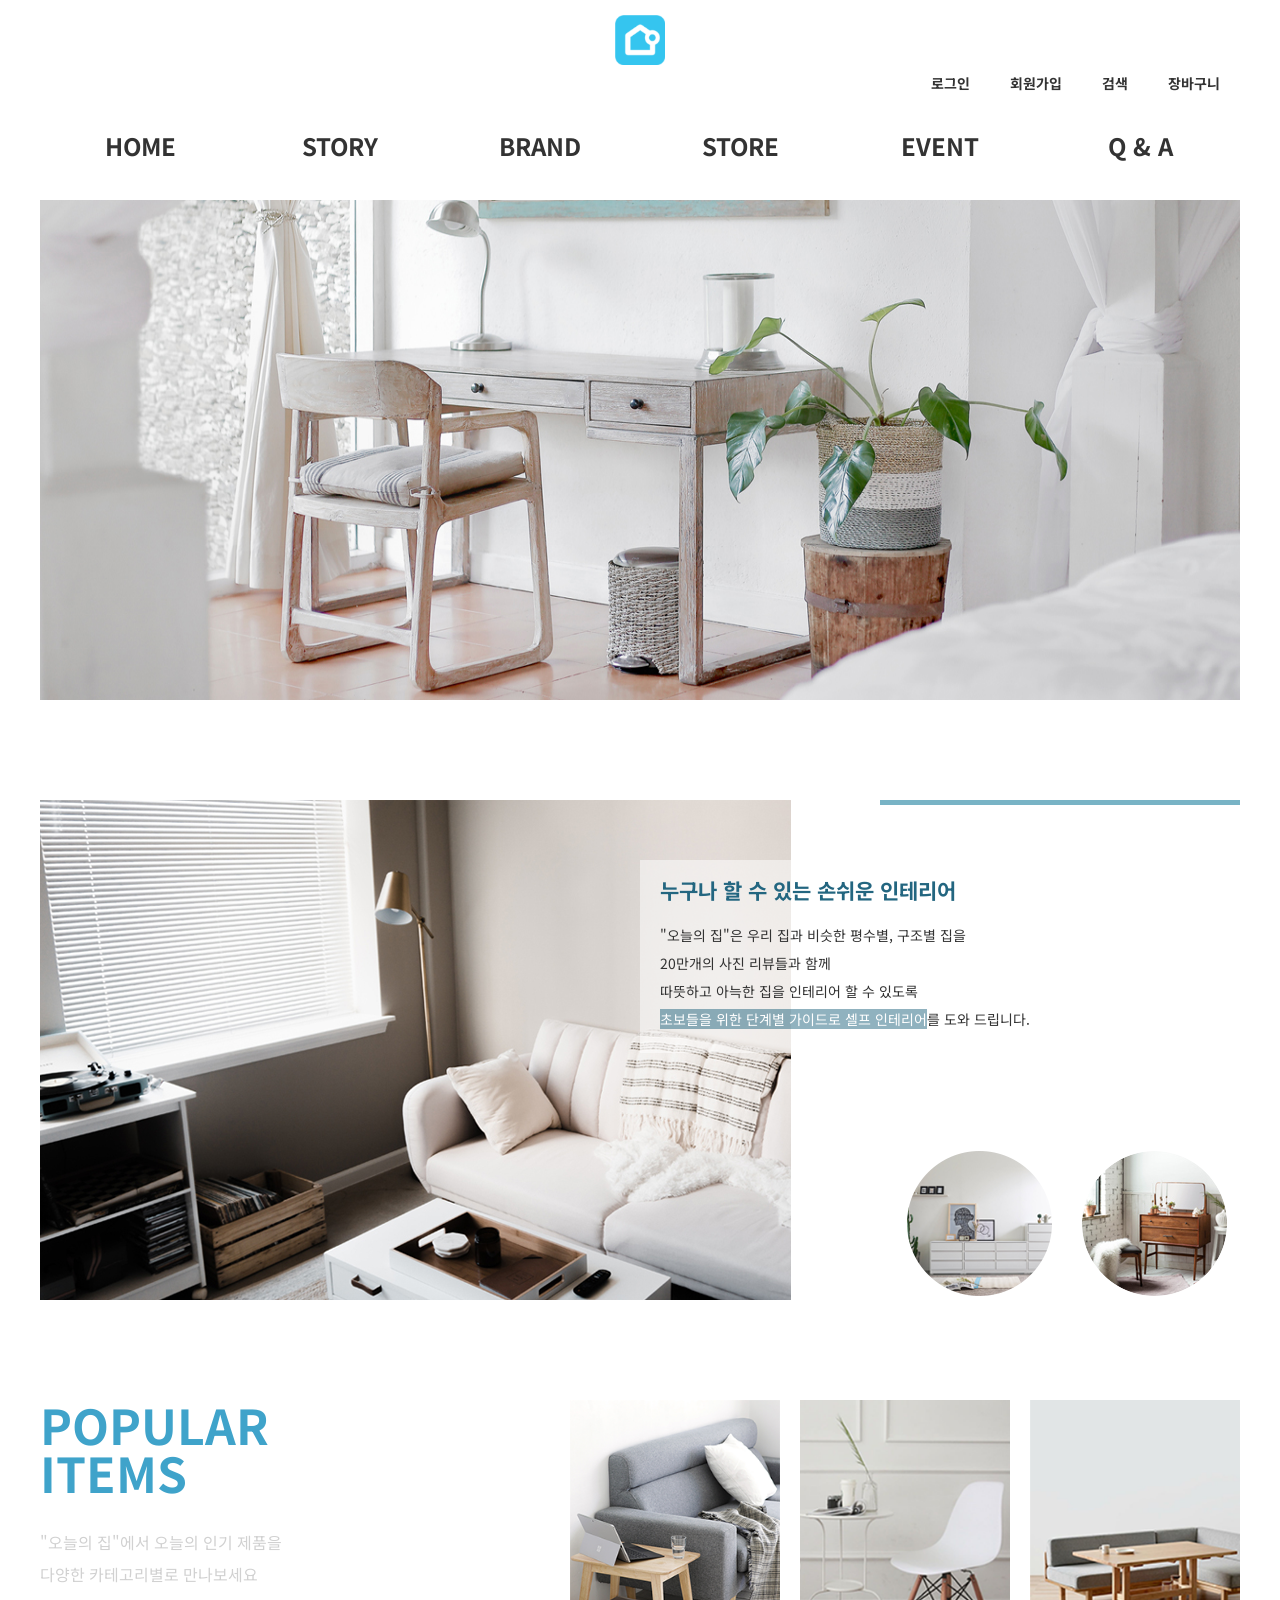
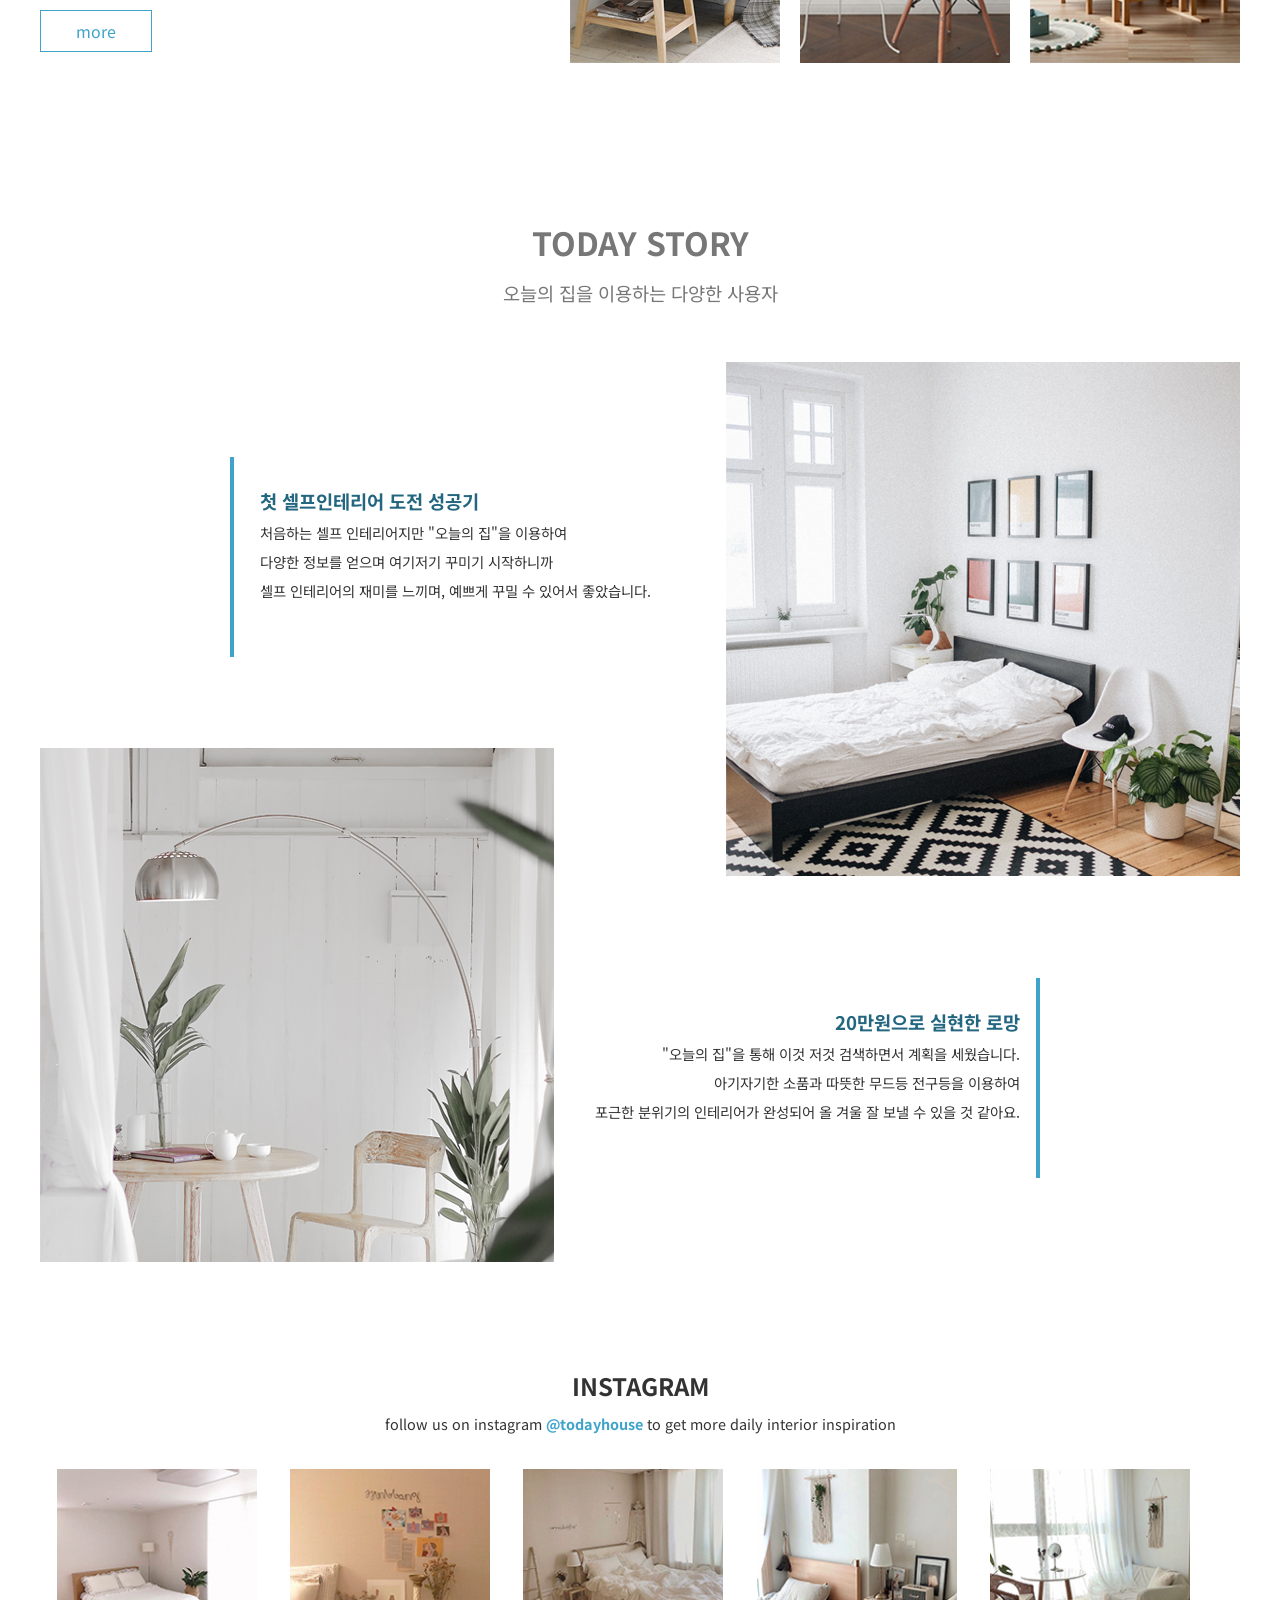
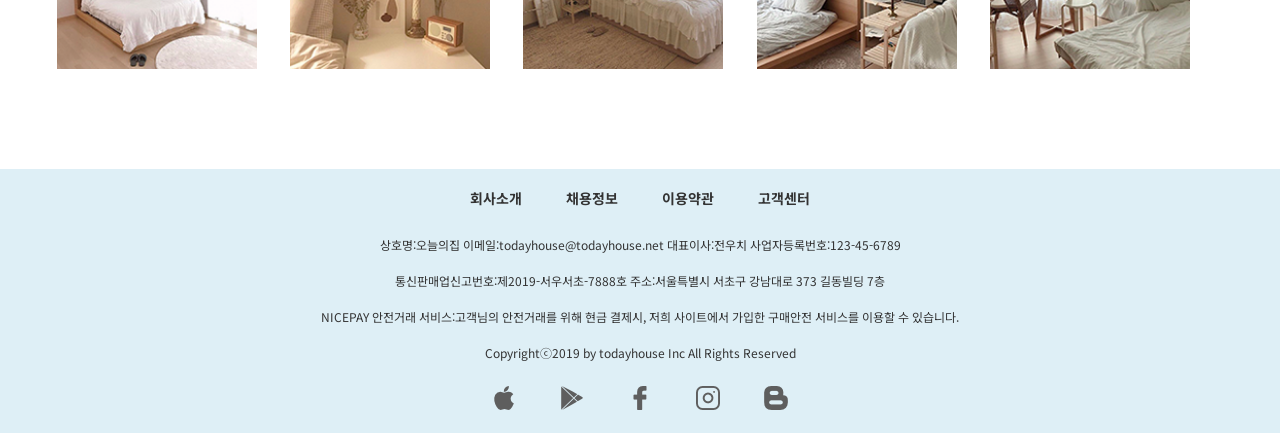
<file: 완성/24 오늘의 집 웹페이지/index.html>
<!DOCTYPE html>
<html lang="ko" >
<head>
<meta charset="utf-8">
<title>오늘의 집</title>
<link href="./css/style.css" rel="stylesheet" type="text/css" />
<script src="http://code.jquery.com/jquery-3.1.1.js"></script>
</head>
<body>
<div class="container">
<header>
	<h1 class="logo">
		<a href="#"><img src="images/logo.png" alt="logo" /></a>
	</h1>
	<div class="util clear">
		<ul>
			<li><a href="#">로그인</a></li>
			<li><a href="#">회원가입</a></li>
			<li><a href="#">검색</a></li>
			<li><a href="#">장바구니</a></li>
		</ul>
	</div>
	<nav id="gnb">
		<ul>
			<li><a href="#">HOME</a></li>
			<li><a href="#">STORY</a></li>
			<li><a href="#">BRAND</a></li>
			<li><a href="#">STORE</a></li>
			<li><a href="#">EVENT</a></li>
			<li><a href="#">Q & A</a></li>
		</ul>
	</nav>
</header>
<section id="banner_sec">
	<div id="bn">
		<img src="./images/main_slider.jpg" alt="배너"/>
	</div>
</section>
<section id="brand_sec">
	<span class="bar clear"></span>
	<div class="brand_txt">
		<h3>누구나 할 수 있는 손쉬운 인테리어</h3>
		<p>"오늘의 집"은 우리 집과 비슷한 평수별, 구조별 집을<br/>
		20만개의 사진 리뷰들과 함께<br/>
		따뜻하고 아늑한 집을 인테리어 할 수 있도록<br/>
		<span class="txt_bg">초보들을 위한 단계별 가이드로 셀프 인테리어</span>를 도와 드립니다.</p>
	</div>
	<div class="brand_circle">
		<p>
			<a href="#"><img src="./images/brand_circle_01.png"></a>
			<a href="#"><img src="./images/brand_circle_02.png"></a>
		</p>
	</div>
</section>
<section id="pop_sec">
<div class="pop_box">
	<p class="pop_tit">POPULAR<br/>ITEMS</p>
	<p class="pop_des">"오늘의 집"에서 오늘의 인기 제품을<br/>
	다양한 카테고리별로 만나보세요</p>
	<div class="more_btn">more</div>
</div>
<div class="clear">
	<ul class="pop_list clear">
		<li><a href=""><img src="./images/pop_1.png" alt="pop01"></a></li>
		<li><a href=""><img src="./images/pop_2.png" alt="pop02"></a></li>
		<li><a href=""><img src="./images/pop_3.png" alt="pop03"></a></li>
	</ul>
</div>
</section>
<section id="story_sec">
<div class="story_tit">
	<h2>TODAY STORY</h2>
	<h3>오늘의 집을 이용하는 다양한 사용자</h3>
</div>
<div class="story_contents">
	<div class="story01">
		<h3>첫 셀프인테리어 도전 성공기</h3>
		<p>
처음하는 셀프 인테리어지만 "오늘의 집"을 이용하여<br/>
다양한 정보를 얻으며 여기저기 꾸미기 시작하니까<br/>
셀프 인테리어의 재미를 느끼며, 예쁘게 꾸밀 수 있어서 좋았습니다.
		</p>
	</div>
	<div class="story02">
		<h3>20만원으로 실현한 로망</h3>
		<p>
"오늘의 집"을 통해 이것 저것 검색하면서 계획을 세웠습니다.<br/>
아기자기한 소품과 따뜻한 무드등 전구등을 이용하여<br/>
포근한 분위기의 인테리어가 완성되어 올 겨울 잘 보낼 수 있을 것 같아요.</p>
	</div>
</div>
</section>
<section id="sns_sec">
<div class="sns_tit">
	<h2>INSTAGRAM</h2>
	<h3>follow us on instagram <span>@todayhouse</span> to get more daily interior inspiration</h3>
</div>
<div class="sns_contents">
	<ul class="clear">
		<li>
			<img src="./images/in1.png" alt="sns01">
			<span class="inner_btn"><a href="#">more</a></span>
		</li>
		<li>
			<img src="./images/in2.png" alt="sns01">
			<span class="inner_btn"><a href="#">more</a></span>
		</li>
		<li>
			<img src="./images/in3.png" alt="sns01">
			<span class="inner_btn"><a href="#">more</a></span>
		</li>
		<li>
			<img src="./images/in4.png" alt="sns01">
			<span class="inner_btn"><a href="#">more</a></span>
		</li>
		<li>
			<img src="./images/in5.png" alt="sns01">
			<span class="inner_btn"><a href="#">more</a></span>
		</li>
	</ul>
</div>
</section>
</div>
<footer>
<ul class="info">
	<li><a href="#">회사소개</a></li>
	<li><a href="#">채용정보</a></li>
	<li><a href="#">이용약관</a></li>
	<li><a href="#">고객센터</a></li>
</ul>
<p>상호명:오늘의집 이메일:todayhouse@todayhouse.net 대표이사:전우치 사업자등록번호:123-45-6789</p>
<p>통신판매업신고번호:제2019-서우서초-7888호 주소:서울특별시 서초구 강남대로 373 길동빌딩 7층</p>
<p>NICEPAY 안전거래 서비스:고객님의 안전거래를 위해 현금 결제시, 저희 사이트에서 가입한 구매안전 서비스를 이용할 수 있습니다.</p>
<p>Copyrightⓒ2019 by todayhouse Inc All Rights Reserved</p>
<ul class="icon">
	<li><a href="#"><img src="./images/apple-logo.png"></a></li>
	<li><a href="#"><img src="./images/google-play-logo.png"></a></li>
	<li><a href="#"><img src="./images/facebook-logo.png"></a></li>
	<li><a href="#"><img src="./images/instagram-logo.png"></a></li>
	<li><a href="#"><img src="./images/blogger-logo.png"></a></li>
</ul>
</footer>
<script>
$(document).ready(function(){
var ts, idx, src;
$(".icon img").hover(function(){
		ts = $(this).attr('src'); // ./images/apple-logo.png
		idx = ts.lastIndexOf("."); // 뒤에서부터 .을 찾아서 걔의 인덱스 값을 리턴해줌. 
		src= ts.substring(0,idx) + "_over.png"; // .인덱스값 부터 지우고 _over.png 넣어줌
		$(this).attr('src',src); // src == ./images/apple-logo_over.png
	},function(){
		ts = $(this).attr('src');
		idx = ts.lastIndexOf("_");
		src= ts.substring(0,idx) + ".png";
		$(this).attr('src',src);
	});
});
</script>
</body>
</html>
</file>
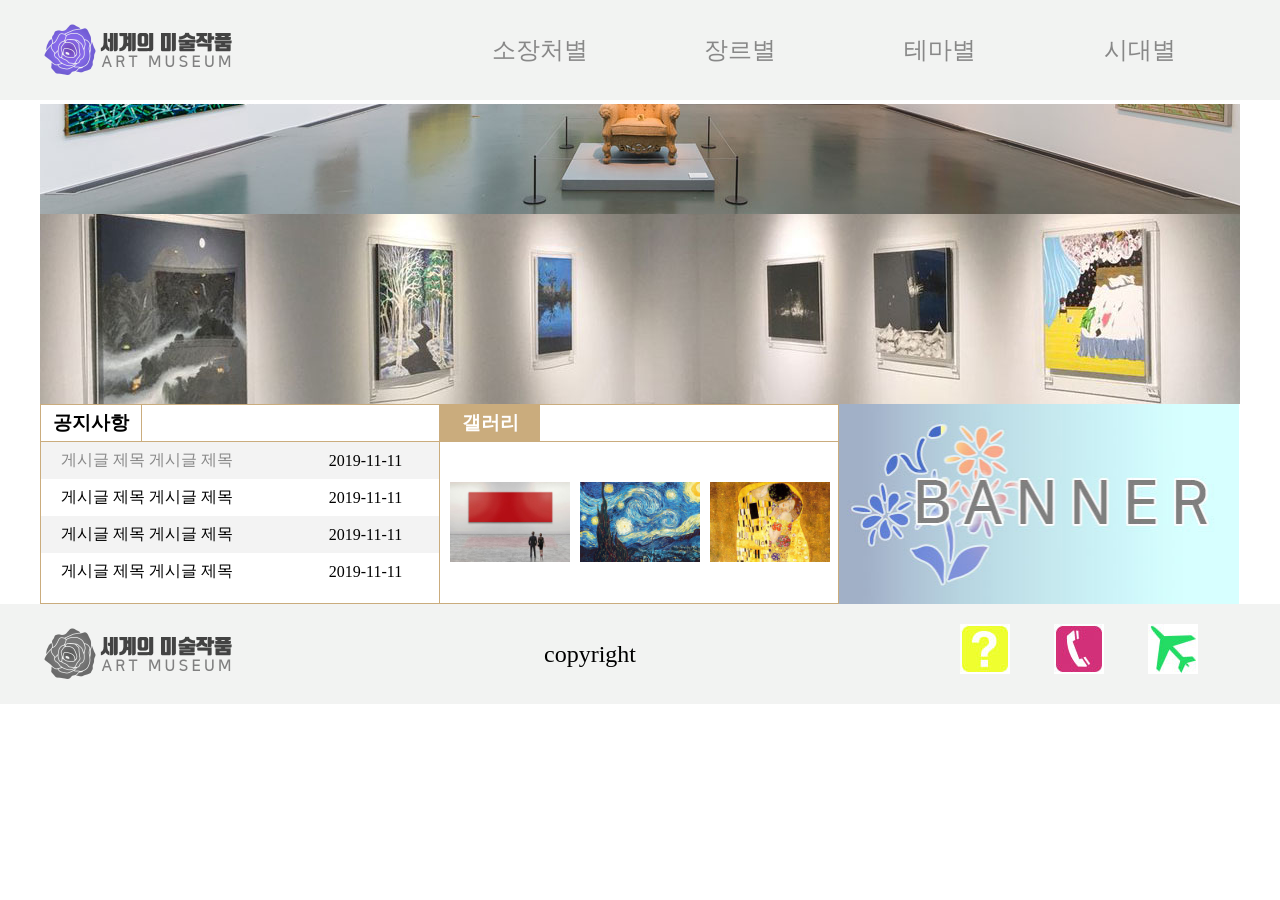
<file: 완성/28 세계의 미술작품 웹페이지/index.html>
<!DOCTYPE html>
<html lang="ko">
<head>
	<meta charset="utf-8">
	<title>NEW</title>
	<link href="./css/style_result.css" rel="stylesheet" type="text/css">
	<script src="./js/jquery-1.12.3.js"></script>
	<script src="./js/script.js"></script>
</head>
<body>
<header class="clear">
<div class="wrap">
<div id="logo"><h1>로고</h1><img src="./images/logo.png" alt="logo" /></div>
<nav>
<h2>네비게이션 영역</h2>
	<ul class="menu">
		<li><a href="#">소장처별</a>
			<ul class="sub_menu">
				<li><a href="#">한국</a></li>
				<li><a href="#">프랑스</a></li>
				<li><a href="#">이탈리아</a></li>
				<li><a href="#">독일</a></li>
			</ul>
		</li>
		<li><a href="#">장르별</a>
			<ul class="sub_menu">
				<li><a href="#">회화</a></li>
				<li><a href="#">판화</a></li>
				<li><a href="#">공예/고대유물</a></li>
				<li><a href="#">그외</a></li>
			</ul>
		</li>
		<li><a href="#">테마별</a>
			<ul class="sub_menu">
				<li><a href="#">초상화/인물</a></li>
				<li><a href="#">종교</a></li>
				<li><a href="#">신학/문학</a></li>
				<li><a href="#">일상/스포츠</a></li>
			</ul>
		</li>
		<li><a href="#">시대별</a>
			<ul class="sub_menu">
				<li><a href="#">1900년이전</a></li>
				<li><a href="#">1900년대</a></li>
				<li><a href="#">현대</a></li>
				<li><a href="#">그외</a></li>
			</ul>
		</li>
	</ul>
</nav>
</div>
</header>
<section id="sec_slide" class="wrap clear">
<h2>슬라이드 영역</h2>
	<div class="slide_box">
		<div class="slide">
			<div><img src="./images/slide01.jpg" alt="slide01"/>
			</div>
			<div><img src="./images/slide02.jpg" alt="slide02"/>
			</div>
			<div><img src="./images/slide03.jpg" alt="slide03"/>
			</div>
		</div>
	</div>
</section>
<section id="sec_con" class="wrap clear">
<h2>컨텐츠 영역</h2>
		<div class="popup">
			<h3>팝업창입니다</h3>
			<ul>
				<li>내용 내용 내용 내용 내용</li>
				<li>내용 내용 내용 내용 내용</li>
				<li>내용 내용 내용 내용 내용</li>
				<li>내용 내용 내용 내용 내용</li>
				<li>내용 내용 내용 내용 내용</li>
				<li>내용 내용 내용 내용 내용</li>
				<li><button class="close_btn"> × 닫기 </button></li>
			</ul>
		</div>
	<div class="con01">
		<h3><span>공지사항</span></h3>
		<table>
			<tr>
				<td><a href="#" onclick="Func()">게시글 제목 게시글 제목</a></td>
				<td>2019-11-11</td>
			</tr>
			<tr>
				<td>게시글 제목 게시글 제목</td>
				<td>2019-11-11</td>
			</tr>
			<tr>
				<td>게시글 제목 게시글 제목</td>
				<td>2019-11-11</td>
			</tr>
			<tr>
				<td>게시글 제목 게시글 제목</td>
				<td>2019-11-11</td>
			</tr>
		</table>
	</div>
	<div class="con02">
		<h3><span>갤러리</span></h3>
		<ul class="gallery clear">
			<li><img src="./images/img01.jpg" alt="a01" /></li>
			<li><img src="./images/img02.jpg" alt="a02" /></li>
			<li><img src="./images/img03.jpg" alt="a03" /></li>
		</ul>
	</div>
	<div class="con03">
		<h2>배너</h2>
		<img src="./images/banner.jpg" alt="banner" id="banner"/>
	</div>
</section>
<footer class="clear">
<h2>푸터 영역</h2>
<div class="wrap">
<div class="footer_logo">
	<img src="./images/logo.png" alt="logo"/>
</div>
<div class="footer_center">
copyright
</div>
<div class="footer_right">
	<a href="#"><img src="./images/sns01.jpg" alt="sns01"/></a>
	<a href="#"><img src="./images/sns02.jpg" alt="sns02"></a>
	<a href="#"><img src="./images/sns03.jpg" alt="sns03"></a>
</div>
</div>
</footer>
</body>
</html>
</file>
<file: 완성/10 막스마라/css/style.css>
@charset "utf-8";
@import "reset.css";
a,a:link,a:visited,a:hover,a:active{
	text-decoration:none;
	color:#333;
}

/*공통 컴포넌트(사용부품) - 버튼스타일 200 x 35*/
.black_btn{
    width:200px;
    height:35px;
    line-height:35px;
    display:inline-block;
    background:#000;
    color:#fff;
    text-align:center;
    font-size:14px;
    cursor:pointer;

}
.white_btn{    
    width:200px;
    height:35px;
    line-height:35px;
    display:inline-block;
    background:#fff;
    color:#000;
    text-align:center;
    font-size:14px;
    cursor:pointer;
    border:1px solid #000;
    box-sizing:border-box;
    font-family:serif;
}

/*레이아웃 공통 사용*/
section>h2{
	content:'';
	width:0; height:0;
	display:block;
	clear:both;
	visibility:hidden;
}

#container{
    width:100%;
    max-width:1430px; /*고정픽셀 사이즈는 1430px 까지만 쓸수있음.*/
    margin:0 auto;
}

/*flex 컨테이너 스타일*/
.header, #gnb, #util, #collection, .small_bnr,.behind,.footer{
    display:flex;
    flex-flow : row wrap;
    justify-content:space-around;
    align-items:center;
}
/*헤더 스타일*/
#gnb a, #util a, .header h1{
    display:block;
    font-weight:bold;
    line-height:70px;
    padding:0 20px;
}
#util a img,.header h1 img{vertical-align: middle;}
#gnb{justify-content: center;}

/*비주얼배너 영역*/
#visual_bnr, #visual_bnr img{width:100%;}

/*컬렉션 영역*/
.img_box1, .img_box2{
    width:760px; height:438px;
    margin-bottom:80px;
    background:url() no-repeat center/cover;
    border:1px solid #ccc;
    box-sizing:border-box;
}
.img_box1{background-image:url('../images/img01.jpg');}
.img_box2{background-image:url('../images/img02.jpg');}
#collection{margin:80px auto 0px; max-width:1430px;}
.text_box{width:400px; margin-top:60px; margin-bottom:80px;}
.text_box>p:nth-child(1){font-size:2em;}
.text_box>p:nth-child(2){font-size:1.2em; color:#666; margin:15px 0;}
.text_box>p:nth-child(3){ color:#ccc; line-height:2;}

/*작은배너 영역*/
#promotion_bnr{margin-bottom:80px;}
.small_bnr{justify-content:center;}
.small_bnr>figure{margin:0 20px;}
.large_bnr{/*가변이미지를 만드는 가장 쉬운 방법 : css에서 백그라운드 처리하기 */
    width:100%;
    height:320px;
    background:url('../images/img05.jpg') no-repeat center/cover ;
    margin-top:80px;
}

/*비하인드 씬 영역*/
.scenes_wrap{width:90%; margin:0 auto;}
.scenes_wrap>h3{
    height:80px;
    line-height:80px;
    color:#fff;
    background:#000;
    text-align:center;
    font-size:1.8em;
}
.behind{justify-content: flex-start;}
.behind li{width:50%;}
.behind li img{width:100%;}

/*푸터스타일*/
.footer{
    background:#d3d3d3;
    padding:40px 50px;
    margin-top:80px;
    justify-content: space-between;
}
.info_title{
    font-weight:bold;
    margin:10px 0;
    color:#000;

}
.f_info>li>a{
    display:block;
    padding:5px 5px 5px 15px;
}
.footer>ul:last-child{width:40%;}
.footer>ul:last-child>li:first-child{
    font-size:1.8rem;
    text-transform: uppercase;
    font-weight:bold;
    margin:30px 0;
}
.footer>ul:last-child>li:nth-child(2){
    line-height:2;
    margin:20px 0;
}

#copyright{
    height:55px;
    line-height:55px;
    background:#000;
    color:#fff;
    text-align:center;

}
</file>
<file: 완성/16singlemalt/css/index.css>
@charset "utf-8";

@import url("https://fonts.googleapis.com/css2?family=Noto+Sans+KR:wght@100;300;400;500;700;900&display=swap");

* {
  font-family: "Noto Sans KR", sans-serif;
  margin: 0;
  padding: 0;
  list-style: none;
}
a,
a:link,
a:visited,
a:hover,
a:active {
  color: #222;
}
footer a {
  color: #fff;
}
a {
  text-decoration: none;
}
h2 {
  display: none;
}
.wrap {
  width: 1420px;
  margin: 0 auto;
}
.clear::after {
  content: "";
  display: block;
  width: 0;
  height: 0;
  overflow: hidden;
  visibility: hidden;
  clear: both;
}
img {
  vertical-align: top;
}
html {
  text-align: center;
}
/*유틸*/
header > div {
  width: 100%;
  height: 40px;
  background: #918b8d;
  position: relative;
}
header > div > div {
  display: none;
  position: absolute;
  width: 100%;
  height: 225px;
  line-height: 225px;
  background: rgba(0, 0, 0, 0.9);
  top: 40px;
  z-index: 99;
}
header > div > div > input {
  border: 0;
  outline: 0;
  color: #fff;
  border-bottom: 1px solid #fff;
  background: none;
  width: 650px;
  height: 20px;
  padding-left: 25px;
  margin: 0 auto;
}
header > div > div > span {
  background: url("../images/close.png") no-repeat left top/contain;
  cursor: pointer;
  display: block;
  height: 30px;
  width: 30px;
  position: absolute;
  top: 40px;
  right: 265px;
}
header > div > div > i {
  background: url(../images/search.png) no-repeat left bottom/contain;
  display: inline-block;
  height: 40px;
  width: 40px;
  cursor: pointer;
  transform: translateY(10px);
}

header > div > ul > li {
  float: right;
  margin-right: 30px;
}
header > div > ul > li a {
  color: #fff !important;
  font-size: 12px;
  line-height: 40px;
  display: block;
  height: 40px;
}
header > div > ul > li a img {
  height: 20px;
  width: 20px;
  margin-top: 10px;
}
/*유틸 끝*/

/*GNB*/
nav {
  height: 80px;
}
#gnb {
  display: flex;
  flex-flow: row wrap;
  justify-content: space-around;
}
#gnb > li {
  font-size: 16px;
  font-weight: bold;
  position: relative;
}
#gnb > li > a,
.submenu > li > a {
  display: block;
  width: 230px;
  height: 100%;
  line-height: 80px;
  color: #918b8d;
}
#gnb > li img {
  margin-top: 11px;
}
.submenu {
  display: none;
  position: absolute;
  top: 81px;
  width: 100%;
  border: 1px solid #8a9168;
  border-top: 0;
  background: #fff;
}
.submenu > li:hover {
  background: #ddd;
}
#gnb > li:nth-child(-n + 5) > a::after {
  content: "";
  background: #918b8d;
  height: 3px;
  width: 0%;
  position: absolute;
  left: 50%;
  transform: translatex(-50%);
  bottom: 22px;
  transition: all 0.4s;
}
#gnb > li:nth-child(-n + 5):hover > a::after {
  width: 50%;
}
header {
  border-bottom: 1px solid #8a9168;
}
/*GNB 끝*/

/*비주얼 배너*/
#bnr_con {
  position: relative;
  margin: 0 auto;
  width: 100%;
  height: 570px;
  overflow: hidden;
}
#slideImg {
  position: relative;
}
#slideImg img {
  position: absolute;
  top: 0;
  left: 0;
  width: 100%;
  height: 570px;
  object-fit: cover;
}
#carousel {
  position: absolute;
  bottom: 10px;
  left: 50%;
  transform: translateX(-50%);
  z-index: 99;
}
#carousel i {
  width: 50px;
  height: 3px;
  background: #9d9d9d;
  display: inline-block;
  margin: 5px;
}
.topImg {
  z-index: 8;
}
.btnWrap {
  z-index: 98;
  position: absolute;
  width: 100%;
  height: 100%;
}
.btnWrap > button {
  position: absolute;
  top: 50%;
  transform: translateY(-50%);
  border: 0;
  background: 0;
  left: 20%;
  cursor: pointer;
  width: 25px; /* 사이즈 */
  height: 25px; /* 사이즈 */
  border-top: 3px solid #000; /* 선 두께 */
  border-right: 3px solid #000; /* 선 두께 */
  transform: rotate(225deg); /* 각도 */
}
.btnWrap > button:last-child {
  left: initial;
  right: 20%;
  transform: rotate(45deg); /* 각도 */
}

/*비주얼 배너 끝*/

/*프리미엄 상품*/

.pd_sec {
  margin-top: 30px;
}
.pd_sec > ul {
  display: flex;
  flex-flow: row wrap;
  justify-content: space-between;
}
.pd_sec > ul li {
  position: relative;
}
.pd_sec > ul figcaption {
  position: absolute;
  display: none;
  color: #fff;
  transition: all 0.4s;
}
.pd_sec > ul a:hover figcaption dt {
  font-size: 20px;
}
.pd_sec > ul a:hover figcaption {
  display: block;
  width: 100%;
  height: 100%;
  left: 0;
  top: 0;
  background: rgba(0, 0, 0, 0.5);
}
.pd_sec > ul a:hover figcaption dl {
  width: 300px;
  position: absolute;
  left: 50%;
  bottom: 20px;
  transform: translateX(-50%);
}

/*macallan_list*/
.list_sec {
  margin-top: 135px;
}

.list_sec > ul {
  display: flex;
  flex-flow: column wrap;
  justify-content: top;
  align-content: space-between;
  height: 800px;
}
.list_sec > ul > li {
  height: 380px;
  width: 310px;
}
.list_sec > ul > li:first-child {
  height: 800px;
  width: 220px;
}
.list_sec > ul > li:nth-child(2n + 3) {
  margin-top: 30px;
}
.list_sec > ul > li:first-child figcaption {
  color: #918b8d;
  font-weight: bold;
  font-size: 22px;
  letter-spacing: 3px;
  margin-bottom: 25px;
  text-align: left;
}
.list_sec > ul > li:nth-child(n + 2) {
  border-bottom: 1px solid #cacaca;
}
.list_sec > ul > li:nth-child(n + 2) img {
  border: 1px solid #cacaca;
}
.list_sec > ul > li dt {
  font-size: 18px;
  font-weight: 300;
}
.list_sec > ul > li dd {
  margin-top: 5px;
  font-weight: bold;
}

/**/

/*glenmorangie_list*/
.list_sec > ul:last-child {
  margin-top: 130px;
  padding-bottom: 120px;
  border-bottom: 2px dashed #cacaca;
  margin-bottom: 120px;
}

/**/

/*푸터*/
footer {
  background: #918b8d;
  height: 300px;
}
footer a,
footer a:visited {
  color: #fff !important;
  font-weight: 300;
}
footer > div {
  display: flex;
  flex-flow: row wrap;
  justify-content: left;
  color: #fff;
  display: flex;
}
footer > div > * {
  width: 330px;
  margin-top: 50px;
  text-align: left;
  line-height: 2;
}
footer > div > p {
  line-height: 220px;
}
ul.sns_link > li > a::before {
  content: "";
  background: url(../images/sns.png) no-repeat;
  position: absolute;
  left: 0px;
  top: 2px;
  display: block;
  height: 20px;
  width: 20px;
}
ul.sns_link > li:nth-child(1) > a::before {
  display: none;
}
ul.sns_link > li:nth-child(3) > a::before {
  background-position: 0 -20px;
}
ul.sns_link > li:nth-child(4) > a::before {
  background-position: 0 -40px;
}
ul.sns_link > li:nth-child(5) > a::before {
  background-position: 0 -60px;
}
ul.sns_link > li > a {
  padding-left: 25px;
  z-index: 5;
  position: relative;
}
</file>
<file: 완성/19 삼성코닝/css/index.css>
@charset "utf-8";
*{margin:0; padding:0; list-style:none;}
a,a:link,a:visited,a:hover,a:active{
	text-decoration:none;
	color:#666;
}

header{
	width:1200px;
	height:100px;
	margin:0 auto;
	position:relative;
	text-align:center;
	font-size:0.92rem;
}

.clear::after{
	content:'';
	width:0; height:0;
	display:block;
	clear:both;
	visibility:hidden;
}

header>*{position:absolute; top:50%; transform:translatey(-50%);}
header>div>*,header>div>ul>li{float:left;}
header>div>ul>li>a,#contact>a{
	padding:0 20px;
	display:block;
}
header>div{right:0;}

#border{width:1px;height:130px; background:#d3d3d3;
top:0; right:119px;}

#main_img img{width:100%; min-width: 1200px; height:100%;}
#main_img{position:relative;
width:100%; height:496px; min-width: 1200px;}
#vb_pre,#vb_next{
	display:block;
	width:31px; height:52px; 
	background:url('../images/icon_ar_l.png');
	position:absolute;
	top:50%; left:2%;
	transform:translatey(-50%);
	text-indent:-999999px;
}
#vb_next{background:url('../images/icon_ar_r.png');
left:97%;}


#con_wrap{
	width:1200px;
	margin:0 auto;
	height:200px;
}

#con_wrap>ul>li{
	float:left;
	width:400px;
}
#con_wrap>ul>li>a{display:block; height:80px;}

#con_wrap>ul>li>a>dl{
	margin:60px 0 0 100px;
}
#con_wrap>ul>li{
	width:400px;
	height:200px;
	background:url("../images/link-thum02.png")no-repeat left center;
}
#con_wrap>ul>li:first-child{
	background:url("../images/link-thum01.png")no-repeat left center;
}
#con_wrap>ul>li:last-child{
	background:url("../images/link-thum03.png")no-repeat left center;
}

dt{
	color:#1428A0;
	font-weight:bold;
	font-size:0.8rem;
}
dd{
	font-size:.8rem;
}
dl>dd:nth-of-type(1){margin-top:10px;}

#main_wrap{
	border-bottom:1px solid #d3d3d3;}




footer{
	width:900px;
	height:140px;
	margin:0 auto;
	text-align:center;
}

#foot_logo, footer>div>ul>li{margin-top:50px;
float:left;}
#foot_logo{margin-right:28px;}


footer>div>ul>li{
	font-size:.75rem;
	padding:0 10px;
	line-height:15px;
}
footer>div>ul>li>a{
	line-height:16px;
}
	
footer>p{
	margin:5px 0 0 0;
	font-size:.65rem;
	color:#666;
	letter-spacing:-.5px;
}
</file>
<file: 완성/20 피치핏 서브페이지/style.css>
@charset "utf-8";
*{margin:0; padding:0; list-style: none;}
img{vertical-align: top;}
a:link,a:visited,a:hover,a:active{
    color:#666; text-decoration: none;
}
.clear::after{
	content:'';
	display:block;
	clear:both;
	width:0; height:0;
	visibility:hidden;
}
.utile_wrap{width:1280px; margin:0 auto;}
.utile{float:right;}
.utile>li{
    float:left;
    margin:10px 30px;
}
h1.logo{text-align:center; margin-bottom: 40px;}
h1.logo img{width:150px;}

.gnb{width:624px; margin:0 auto;}
.gnb>li, .lnb>li{
    float:left;
    width:156px;
    text-align:center;
    height:35px;
    line-height:35px;
    cursor: pointer;
}
.gnb>li:hover, .lnb>li:hover{
    background: #fb9490;
    font-weight: bold;
}
.gnb>li:hover>a, .lnb>li:hover>a{color:#ffe1a1;}

header{border-bottom: 4px solid #ffe1a1; min-width: 1280px;}

.wrap{width:1280px; margin:0 auto;}
.content>h2{
    font-size:2em;
    color:#fb9490;
    margin:30px 50px;
}

.lnb>li{
    border: 1px solid #fb9490;
    box-sizing: border-box;
    width:33.333333333333%;
}
.lnb>li:nth-child(2){
    border-left:1px solid transparent;
    border-right:1px solid transparent;
}
.content{text-align:center; color:#666;
    font-weight: 400;}
.content h3{
    font-size:2em;
    color:#fb9490;
    font-weight: 400;
    text-align:center;
    margin:50px 0px 30px 0px;
}
hr.line_mid{
    margin:50px auto;
    width:80px;
    height:2px;
    background: #fb9490;
    border:0;
}
.bg_img{
    width:100%;
    height:500px;
    /*background:url('./images/sub_main_img01.jpg') no-repeat center center/cover red;*/
    background-image: url('./images/sub_main_img01.jpg');
    background-repeat: no-repeat;
    background-position: center center;
    background-size: cover;
}
.content h4{
    font-weight: 400;
    margin-top: 40px;
    font-size:1.8em;
}
hr.line_large{
    width:480px;
    margin: 10px auto;
    border:0;
    background:#333;
    height:1px;
}
p.desc{
    width:450px;
    text-align: justify;
    margin:0 auto;
    font-size:0.9em;
    letter-spacing: 1px;
}
.content h5{
    font-size:1.2em; 
    font-weight:400; 
    color:#fb9490;
    margin-top:40px;
}

ul.photo_list{
    width:800px;
    margin:0 auto;
}
.photo_list>li{
    float:left;
    width:400px;
    height:400px;
}
.photo_list>li>a{
    display: block;
    width: 100%;
    height:100%;
    text-align:left;
}
.photo_list>li>a h6{
    font-size:1.2em;
    color: #fb9490;
    font-weight: 400;
    margin-top:120px;
}
.photo_list>li>a p.line_small{
    width:80px; height:1px;
    margin:10px 0px;
    background: #fb9490;
}
.photo_list>li>a p{
    letter-spacing: 2px;
}
.photo_list>li:nth-child(2){
    background: url('./images/sub_bg_01.jpg') no-repeat;
}
.photo_list>li:nth-child(3){
    background: url('./images/sub_bg_02.jpg') no-repeat;
}
.photo_list>li:nth-child(6){
    background: url('./images/sub_bg_03.jpg') no-repeat center center/cover;
}
.photo_list>li:nth-child(4)>a>*{
   margin-left:30px;
}
.photo_list>li:nth-child(4)>a p.line_small{
    margin-left:30px;
}
.photo_list>li:nth-child(1)>a,
.photo_list>li:nth-child(4)>a,
.photo_list>li:nth-child(5)>a{
	height:100px;	
}
.sns_icon{margin:100px;}














footer{
    min-width: 1280px;
    height:260px;
    background: #fb9490;
}
.footer_top>ul:first-child{float:left;}
.footer_top>ul:last-child{float:right;}
.footer_top>ul li{
    float:left;
    padding:10px 0px;
}
.footer_top>ul li a{
    font-size:0.8em;
    color:white;
    padding:0px 10px;
    border-right: 1px solid white;
}
.footer_top>ul>li:last-child a{border-right: 0;}

hr.footer_line{
    background:#ffe1a1;
    height:2px;
    border: 0;
    margin-bottom: 60px;
}

.footer_bottom>div:first-child{
    float:left; color:white;
    background: url('./images/footer_logo.png') no-repeat 50px top/contain;
    padding-left:210px;
    font-size:0.8em;
    line-height: 1.8;
}
.footer_bottom>div:last-child{float:right; text-align: right; color:white; font-size:0.8em;}

.footer_bottom>div:last-child>p:first-child{
    font-size:2em;
    font-weight: bold;
    color:#ffe1a1;
}
</file>
<file: 완성/21 갤럭시노트20 (반응형)/css/style.css>
@charset "utf-8";
/*가로사이즈 상관없이 모든 화면사이즈에서 사용할 스타일
중단점 상관 없이 모든 곳에서 동일하게 사용하는 CSS 의 경우
media 안쪽에 쓰는것이 아니라 바깥쪽에 쓰임.

 - 중단점 : 레이아웃이 바뀌는 지점.
*/
*{margin:0; padding:0;}
li{list-style:none;}
img{border:0; vertical-align:top;}
a{text-decoration:none;}
a:link, a:visited, a:hover, a:active{color:#333;}

#logo{width:160px; height:60px;}
#logo>a{
	display:block;
	width:100%; height:100%;
	background:url('../images/logo.jpg');
	text-indent:-9999px;
	overflow:hidden;
}
#menu{position:absolute; right:0; top:0; width:60px; height:60px;}
#menu>a{
	display:block;
	width:100%; height:100%;
	background:url('../images/menu.jpg') no-repeat;
	overflow:hidden;
		text-indent:-9999px;

}


section>h2{
    display:none;
    visibility:hidden;
    width:0; height:0;
    overflow:hidden;
    text-indent:-9999px;
}

#product ul li, 
#accessories ul li{float:left; position:relative;}

#product ul li p, 
#accessories ul li p{position:absolute;}

#product ul li p{
    color:#fff;
    left:20px; top:10px;
    font-weight:bold;
}
#accessories ul li p{
    font-weight:bold;
    bottom:5%; text-align:center;
    width:100%;
}
#product ul::after,
#accessories ul::after{
    content:'';
    display:block;
    width:0; height:0;
    visibility:hidden;
    overflow:hidden;
    clear:both;
}
#product ul li img , #accessories ul li img {width:100%;}
#accessories>p{
    font-size:1.2em; padding:2%;
    font-weight:bold;
	text-transform:uppercase;
}

@media all and (min-width:801px){ 
    /*가로사이즈가 801px 이상 :: PC모드*/
    
    /*PCver 헤더영역*/
    .wrap{
        width:1200px; margin:0 auto; position:relative;
    }

    /*PCver 비주얼 배너 영역*/
    #main>p:nth-of-type(1){
        position:absolute;
        right:100px;
        top:50px;
        font-size:28px;
        font-weight:bold;
    }
    #main>p:nth-of-type(2){
        position:absolute;
        right:100px;
        top:150px;
        font-size:23px;
        font-weight:bold;
    }
    #main>img{width:400px; margin-left:100px;}

    /*PCver 제품,액세서리 영역*/
    #product ul li{width:50%;}
    #accessories ul li{width:25%;}
    #product{margin-top:50px;}

    footer{padding:70px 0px 50px;}
    footer address{
        font-style:normal;
        color:#666;
        position:absolute;
        left:100px; top:70px;
    }
}
@media all and (max-width:800px){
    /*가로사이즈가 800px 이하 :: MOBILE모드*/

    /*Mver 비주얼 영역*/
    #main{text-align:center;}
    #main>p:nth-of-type(1){
        font-size:36px;
        font-weight:bold;
        margin:20px 0;
    }
    #main>img{width:70%;}
    #main>p:nth-of-type(2){
        font-weight:bold;
        margin:20px 0;
        font-size:20px;
    }

    /*Mver 제품영역,액세서리 영역*/
    #product ul li{width:100%;}
    #accessories ul li{width:50%;}
    #product{margin:70px 0;}

    footer{padding:5%;}
    footer address{
        font-style:normal;
        color:#666;
    }
}
</file>
<file: 완성/24 오늘의 집 웹페이지/css/style.css>
@charset "UTF-8";
@import url("https://fonts.googleapis.com/css2?family=Noto+Sans+KR:wght@100;300;400;500;700;900&display=swap");
/*사용 mixin*/
*, html, body, li, p, span, ol, ul, section, article {
  margin: 0;
  padding: 0;
  list-style: none;
}

body {
  font-family: "Noto Sans KR", sans-serif;
}

a {
  font-family: "Noto Sans KR", sans-serif;
  font-size: 14px;
  color: #333;
  text-align: center;
  line-height: 1;
  text-decoration: none;
}
a:link, a:visited, a:hover, a:active {
  color: #333;
  font-weight: 700;
}

.clear::after {
  content: "";
  display: block;
  width: 0;
  height: 0;
  visibility: hidden;
  overflow: hidden;
  clear: both;
}

.container {
  width: 1200px;
  margin: 0 auto;
  position: relative;
}

header {
  height: 200px;
  overflow: hidden;
}

h1.logo {
  height: auto;
  text-align: center;
}
h1.logo img {
  width: 50px;
  margin-top: 15px;
}

.util {
  position: absolute;
  right: 0;
}
.util ul li {
  float: left;
}
.util a {
  display: block;
  height: 60px;
  padding: 10px 20px;
}

nav#gnb {
  margin-top: 60px;
  position: relative;
}
nav#gnb ul li {
  float: left;
  width: 200px;
  font-family: "Noto Sans KR", sans-serif;
  font-size: 24px;
  color: #333;
  text-align: center;
  line-height: 1;
}
nav#gnb ul li a {
  display: block;
  height: 40px;
  line-height: 40px;
  font-family: "Noto Sans KR", sans-serif;
  font-size: 24px;
  color: #333;
  text-align: center;
  line-height: 40px;
  position: relative;
}
nav#gnb ul li a::after {
  content: "";
  width: 0;
  height: 3px;
  left: 50%;
  transform: translateX(-50%);
}
nav#gnb ul li a:hover {
  color: #236680;
  font-weight: 900;
}
nav#gnb ul li a:hover::after {
  content: "";
  width: 70%;
  height: 3px;
  position: absolute;
  background: #236680;
  left: 50%;
  bottom: 0px;
  transform: translateX(-50%);
  transition: all 0.3s;
}
nav#gnb ul::after {
  content: "";
  display: block;
  width: 0;
  height: 0;
  visibility: hidden;
  overflow: hidden;
  clear: both;
}

footer {
  margin-top: 100px;
  background-color: #deeff6;
  font-family: "Noto Sans KR", sans-serif;
  font-size: 14px;
  color: #333;
  text-align: center;
  line-height: 2;
}
footer ul.info li, footer ul.icon li {
  display: inline-block;
  margin: 15px 20px;
}
footer p {
  font-family: "Noto Sans KR", sans-serif;
  font-size: 12px;
  color: #333;
  text-align: center;
  line-height: 3;
}

/*SASS에서 import 할때에는 import 해오는 파일명 앞에_를 작성해준 후 import시 확장자 명을 생략해서 사용한다.*/
#banner_sec img {
  width: 1200px;
  max-height: 500px;
}

#brand_sec {
  margin-top: 100px;
  background: url("../images/brand.png") no-repeat top left;
  height: 500px;
  position: relative;
}
#brand_sec .bar {
  position: absolute;
  width: 30%;
  background: #78b3c5;
  height: 5px;
  right: 0;
}
#brand_sec .brand_txt {
  position: absolute;
  background: rgba(255, 255, 255, 0.5);
  width: 370px;
  height: auto;
  padding: 20px;
  top: 60px;
  left: 50%;
}
#brand_sec .brand_txt h3 {
  font-family: "Noto Sans KR", sans-serif;
  font-size: 21px;
  color: #236680;
  text-align: left;
  line-height: 1;
}
#brand_sec .brand_txt p {
  font-family: "Noto Sans KR", sans-serif;
  font-size: 14px;
  color: #333;
  text-align: left;
  line-height: 2;
  margin-top: 20px;
}
#brand_sec .brand_txt p span {
  background: rgba(35, 102, 128, 0.5);
  color: #fff;
}
#brand_sec .brand_circle {
  position: absolute;
  right: 0;
  bottom: 0;
}
#brand_sec .brand_circle a {
  margin: 10px;
}
#brand_sec .brand_circle a img:hover {
  transform: scale(1.1);
  transition: all 0.5s;
}
#brand_sec .brand_circle a img {
  transition: all 0.5s;
}

body {
  font-family: "Noto Sans KR", sans-serif;
  font-size: 16px;
  color: #3fa3ca;
  text-align: left;
  line-height: 0.9;
}/*# sourceMappingURL=style.css.map */

#pop_sec {
  margin-top:100px; 
  position: relative; 
  height:260px;
}
.pop_box{
  position: absolute;
  left:0;
  top:0;
}
.pop_tit{font-size: 3rem; font-weight:bold; line-height: 3rem;}
.pop_des{
  margin: 30px 0 20px;
  color:#d1d1d1;
  line-height: 2;
}
.more_btn{
  width:110px;
  height:40px;
  line-height:40px;
  text-align: center;
  border:1px solid #3fa3ca;
}
.pop_list{
  position:absolute;
  right:0;
}
.pop_list>li{
  float:left;
  margin-left:20px;
  width:210px;
}
.pop_list>li img{width:100%;}
#story_sec{margin-top:150px;}
.story_tit{text-align: center; line-height: 2; color:#777;}
.story_tit>h2{font-size: 2rem;}
.story_tit>h3{font-weight:400;}
.story_contents{
  margin-top:50px; 
  position:relative; 
  height:900px; 
  background: url('../images/story_1.png') no-repeat top right, url('../images/story_2.png') no-repeat bottom left;
}
.story01{
  position:absolute;
  top:120px;
  left:200px;
  padding-left: 20px;
  line-height: 2;
  align-items: center;
}
.story01::before{
  content:'';
  display:block;
  height:200px; width:4px;
  position:absolute;
  background:#3fa3ca;
  left:-10px;
  top:-20%;
}
.story02>h3,.story01>h3{color:#236680;}
.story02>p,.story01>p{font-size:.9rem; color:#333;}
.story02{
  text-align: right;
  line-height:2;
  position:absolute;
  right:220px;
  bottom:15%;
}
.story02::before{
  content:'';
  display:block;
  height:200px; width:4px;
  position:absolute;
  background:#3fa3ca;
  right:-20px;
  top:-20%;
}

/*SNS SEC*/
#sns_sec{
  margin-top: 100px;
}
.sns_tit{
  text-align: center;
  line-height:2;
  color:#333;
}
.sns_tit>h3{font-size: .9rem; font-weight: 400;}
.sns_tit>h3>span{color:#3fa3ca; cursor: pointer; font-weight: bold;}
.sns_contents>ul{margin-top:30px;display:flex; flex-flow: row wrap; justify-content: space-around;}
.sns_contents>ul>li{position:relative; width:200px; height:200px;}
.sns_contents>ul>li>img{width:200px; height:200px;}
.sns_contents>ul>li>span{
  position:absolute;
  left:0; top:0;
  width:200px;
  height:200px;
  background:rgba(0, 0, 0, 0.5);
  display:block;
  opacity: 0;
  transition: all .4s;
}
.sns_contents>ul>li>span>a{
  text-align: center;
  position:absolute;
  left:50%; top:50%;
  transform: translate(-50%, -50%);
  border:2px solid white;
  color:white;
  width:80px;
  height:40px;
  line-height:40px;
}
.sns_contents>ul>li>span:hover{opacity: 1;   transition: all .4s;
}
</file>
<file: 완성/28 세계의 미술작품 웹페이지/css/style_result.css>
@charset "utf-8";
*{
	margin:0;
	padding:0;
}
body{background-color:#ffffff;}

a{color:#888888;}
a:link{color:#888888; text-decoration:none;}
a:visited{color:#888888; text-decoration:none;}
a:hover{color:#888888; text-decoration:none;}
a:active{color:#888888; text-decoration:none;}

li{list-style:none;}
header,footer{width:100%;
background-color:#f2f3f2;
}
.wrap{
	width:1200px;
	margin:0 auto;
}
.clear{
	clear:both;
}
.clear::after{
	content:'';
	clear:both;
	width:0;
	height:0;
	overflow:hidden;
	display:block;
}

/*헤더영역*/

header{
	height:100px;
}

#logo>h1,nav>h2,#sec_slide>h2,#sec_con>h2,footer>h2,.con03>h2{
	display:none;
	width:0; height:0;
}

#logo img{width:200px;}
#logo{float:left;}
nav{
	width:800px;
	float:right;
}
.menu>li{
	float:left;
	width:25%;
	position:relative;
	text-align:center;
	font-size:18pt;
	cursor:pointer;
}
.menu>li>a{
	display:block;
	width:100%;
	height:100px;
	line-height:100px;
}
.menu>li>a:hover{
	background-color:#4A4948;
	color:#fff;
	transition:all 1s;
}
.sub_menu{
	display:none;
	position:absolute;
	width:100%;
	background-color:#fff;
	z-index:9;
}
.sub_menu>li{
	background-color:#fff;
	line-height:60px;
	text-align:center;
	cursor:pointer;
}
.sub_menu>li>a{
	display:block;
	width:100%;
	height:60px;
}
.sub_menu>li>a:hover{
	background-color:#CAAC7D;
	color:#Fff;
	transition:all 1s;
}

/*슬라이드 영역*/
#sec_slide{
	height:300px;
	overflow:hidden;
}
.slide_box{
	width:1200px;
	height:300px;
	position:relative;
}
.slide{
	display:block;
	position:absolute;
}
.slide>div{
	margin-bottom:-5px;
}


/*콘텐츠 영역*/
#sec_con{
	height:200px;
	overflow:hidden;
}
.con01>h3,.con02>h3{
	text-align:center;
	border-bottom:1px solid #CAAC7D;
}
.con01>h3>span,.con02>h3>span{
	display:block;
	width:100px;
	background:#CAAC7D;
	padding:5px 0px;
}
.con01>h3>span{background:#fff;
	border-right:1px solid #CAAC7D;}
.con02>h3>span{color:#fff;}
.con01,.con02{
	float:left;
	width:398px;
	height:198px;
	display:block;
	border:1px solid #CAAC7D;
}
.con01{border-right:0;}
.con03{
	float:left;
	width:398px;
}
.con01 table{
	width:398px;
	border-collapse:collapse;
}
tr:nth-child(odd){
	background-color:#f3f3f3;
}
td{
	padding:8px 0px;
	text-indent:20px;
}
.gallery img{
	width:100%;
	cursor:pointer;
}
.gallery img:hover{
	opacity:0.2;
}
.gallery li{
	float:left;
	width:120px;
	margin-left:10px;
	margin-top:40px;
}

#banner{
	width:400px;
	margin:0px;
}

.popup{
	display:none;
	position:absolute;
	top:50%;
	left:50%;
	background-color:rgba(255,255,255,0.9);
	width:600px;
	height:400px;
	transform:translate(-50%, -50%);
	text-align:center;
	border-radius:10px;
}
.popup>h3{
	padding:10px 0px; 
	font-size:26pt;
}
.popup>ul{
	margin:0 auto;
}
.popup>ul>li{
	width:70%;
	padding:10px 0px;
	border-bottom:1px solid #CAAC7D;
	margin:0 auto;
}
.popup>ul>li:last-child{
	border:0;
	text-align:right;
}
.popup button.close_btn{
	padding:10px 30px;
	border-radius:30px;
	font-weight:bold;
	border:0;
	outline:0;
	background-color:#4A4948;
	color:#fff;
}

footer{
	height:100px;
	overflow:hidden;
}
footer>.wrap>div{
	float:left;

}
.footer_logo img{ width:200px; filter:grayscale(100%);}

.footer_center{
	width:700px;
	text-align:center;
	font-size:18pt;
	line-height:100px;
}
.footer_right{
	text-align:right;
	padding:20px 0;
}

.footer_right img{
	padding:0 20px;
}
</file>
